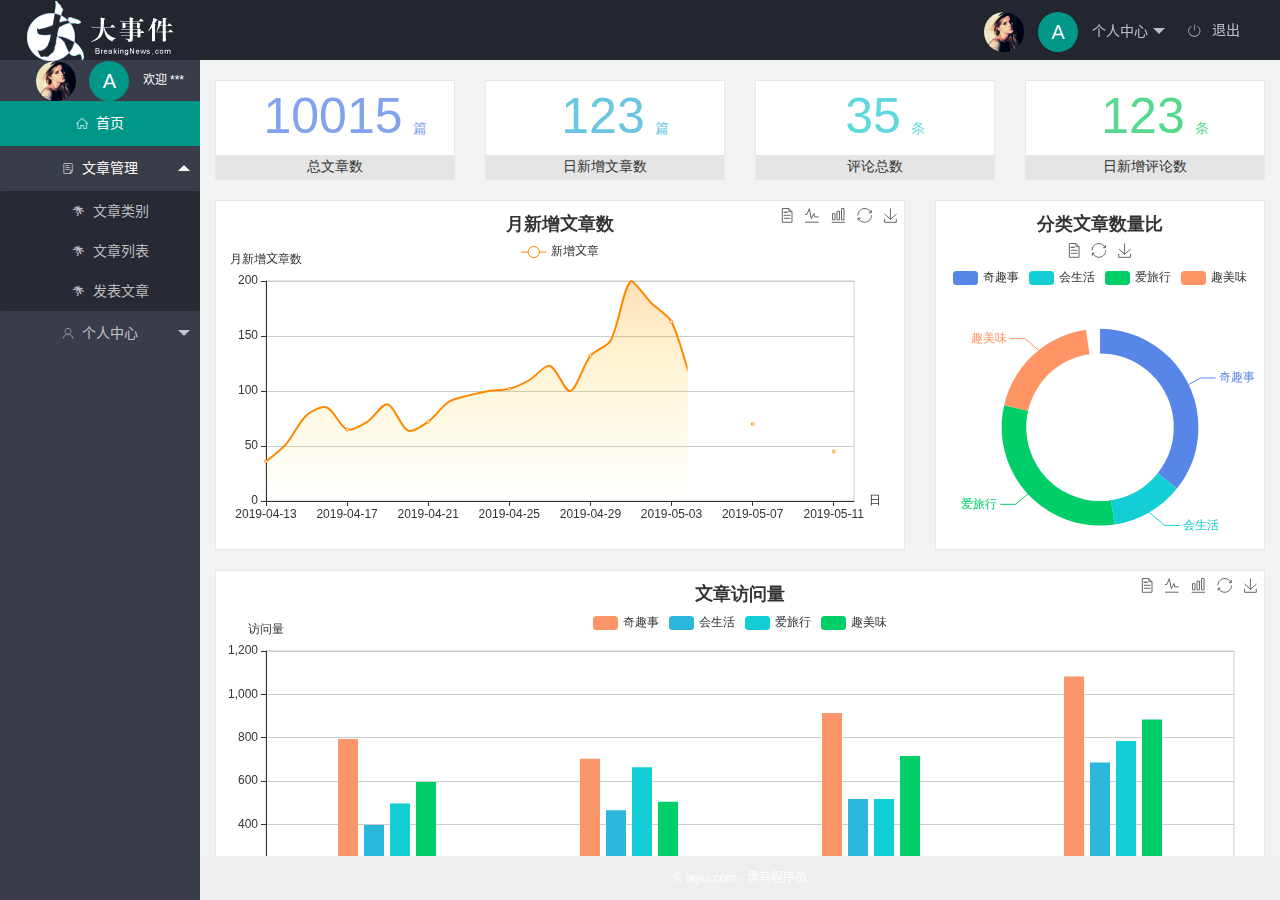
<file: index.html>
<!DOCTYPE html>
<html lang="zh-CN">

<head>
    <meta charset="UTF-8">
    <meta name="viewport" content="width=device-width, initial-scale=1.0">
    <title>Document</title>
    <link rel="stylesheet" href="./assets/lib/layui/css/layui.css">
    <link rel="stylesheet" href="./assets/fonts/iconfont.css">
    <link rel="stylesheet" href="./assets/css/index.css">
</head>

<body class="layui-layout-body">
    <div class="layui-layout layui-layout-admin">
        <div class="layui-header">
            <div class="layui-logo">
                <img src="./assets/images/logo.png" alt="">
            </div>
            <!-- 头部区域（可配合layui已有的水平导航） -->
            <ul class="layui-nav layui-layout-right">
                <li class="layui-nav-item">
                    <a href="javascript:;">
                        <img src="/assets/images/sample.jpg" class="layui-nav-img">
                        <span class="user-avatar">A</span>
                        个人中心
                    </a>
                    <dl class="layui-nav-child">
                        <dd><a href="">基本资料</a></dd>
                        <dd><a href="">设置头像</a></dd>
                        <dd><a href="">重置密码</a></dd>
                    </dl>
                </li>
                <li class="layui-nav-item"><a href="javascaaript:;" id="btnLogout">
                        <span class="iconfont icon-tuichu"></span>
                        退出</a></li>
            </ul>
        </div>

        <div class="layui-side layui-bg-black">
            <div class="layui-side-scroll">
                <div class="userinfo">
                    <img src="/assets/images/sample.jpg" class="layui-nav-img">
                    <span class="user-avatar">A</span>
                    <span class="welcome">欢迎 ***</span>
                    <!-- </div> -->
                    <!-- 左侧导航区域（可配合layui已有的垂直导航） -->
                    <ul class="layui-nav layui-nav-tree" lay-shrink="all">
                        <li class="layui-nav-item layui-this"><a href="/home/dashboard.html" target="fm">
                                <span class="iconfont icon-home"></span>首页</a></li>
                        <li class="layui-nav-item layui-nav-itemed">
                            <a class="" href="javascript:;">
                                <span class="iconfont icon-16"></span>文章管理</a>
                            <dl class="layui-nav-child">
                                <dd><a href="javascript:;"><i class="layui-icon layui-icon-tree"></i>文章类别</a></dd>
                                <dd><a href="javascript:;"><i class="layui-icon layui-icon-tree"></i>文章列表</a></dd>
                                <dd><a href="javascript:;"><i class="layui-icon layui-icon-tree"></i>发表文章
                                    </a></dd>
                            </dl>
                        </li>
                        <li class="layui-nav-item">
                            <a href="javascript:;">
                                <span class="iconfont icon-user"></span>个人中心</a>
                            <dl class="layui-nav-child">
                                <dd><a href="user/user_info.html" target="fm"><i
                                            class="layui-icon layui-icon-tree"></i>基本资料</a></dd>
                                <dd><a href="user/user_avatar.html" target="fm"><i
                                            class="layui-icon layui-icon-tree"></i>更新头像</a></dd>
                                <dd><a href="user/user_pwd.html" target="fm"><i
                                            class="layui-icon layui-icon-tree"></i>重置密码</a></dd>
                            </dl>
                        </li>
                    </ul>
                </div>
            </div>

            <div class="layui-body">
                <!-- 内容主体区域 -->
                <iframe name="fm" src="/home/dashboard.html" frameborder="0"></iframe>
            </div>

            <div class="layui-footer">
                <!-- 底部固定区域 -->
                © layui.com - 黑马程序员
            </div>
        </div>

        <script src="./assets/lib/layui/layui.all.js"></script>
        <script src="./assets/lib/jquery.js"></script>
        <script src="./assets/js/baseAPI.js"></script>
        <script src="./assets/js/index.js"></script>
</body>



</html>
</file>
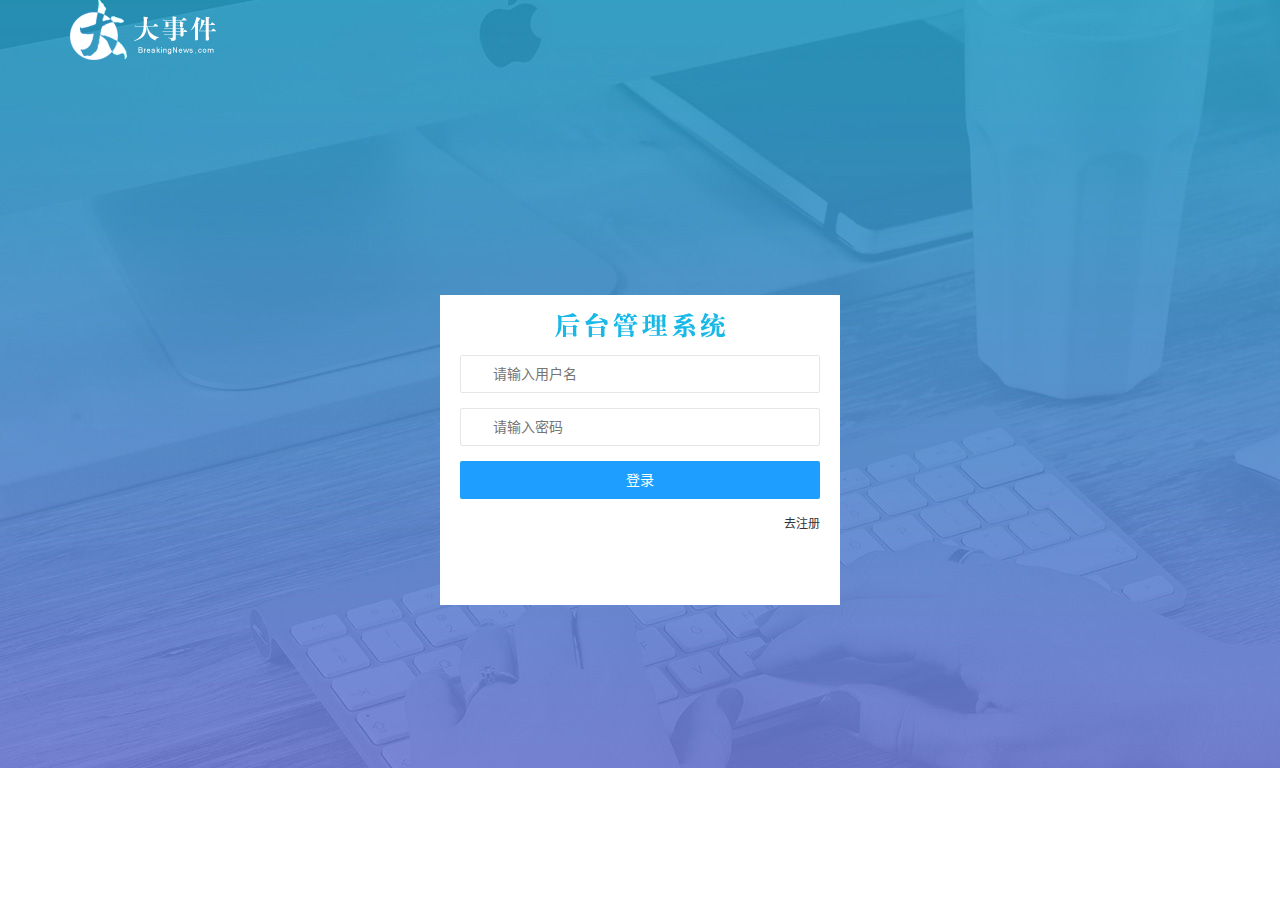
<file: login.html>
<!DOCTYPE html>
<html lang="zh-CN">

<head>
    <meta charset="UTF-8">
    <meta name="viewport" content="width=device-width, initial-scale=1.0">
    <title>Document</title>
    <!-- layui引入 -->
    <link rel="stylesheet" href="./assets/lib/layui/css/layui.css">
    <!-- 引入iconfont.css -->
    <link rel="stylesheet" href="./assets/fonts/iconfont.css">
    <!-- login样式引入 -->
    <link rel="stylesheet" href="./assets/css/login.css">
</head>

<body>
    <!-- 头部区域 -->
    <div class="layui-main"><img src="./assets/images/logo.png" alt=""></div>
    <!-- 登陆区域 -->
    <div class="loginAndRegBox">
        <div class="title"></div>
        <!-- 登录 -->
        <div class="login-box">
            <form class="layui-form" id="form-login">
                <div class="layui-form-item">
                    <i class="layui-icon layui-icon-username"></i>
                    <div class="layui-input-block"><input type="text" name="username" required lay-verify="required"
                            placeholder="请输入用户名" autocomplete="off" class="layui-input"></div>
                </div>
                <div class="layui-form-item">
                    <i class="layui-icon layui-icon-password"></i>
                    <div class="layui-input-block"><input type="password" name="password" required
                            lay-verify="required|pwd" placeholder="请输入密码" autocomplete="off" class="layui-input"></div>
                </div>
                <div class="layui-form-item">
                    <button class="layui-btn layui-btn-fluid layui-btn-normal" lay-submit>登录</button>
                </div>
                <div class="layui-form-item links"><a href="javascript:;" id="link-reg">去注册</a></div>
            </form>
        </div>
        <!-- 去注册 -->
        <div class="reg-box" style="display: none;">
            <form class="layui-form" id="form-reg">
                <div class="layui-form-item">
                    <i class="layui-icon layui-icon-username"></i>
                    <div class="layui-input-block"><input type="text" name="username" required lay-verify="required"
                            placeholder="请输入用户名" autocomplete="off" class="layui-input"></div>
                </div>
                <div class="layui-form-item">
                    <i class="layui-icon layui-icon-password"></i>
                    <div class="layui-input-block"><input type="password" name="password" required
                            lay-verify="required|pwd" placeholder="请输入密码" autocomplete="off" class="layui-input"></div>
                </div>
                <div class="layui-form-item">
                    <i class="layui-icon layui-icon-password"></i>
                    <div class="layui-input-block"><input type="password" name="repassword" required
                            lay-verify="required|pwd|repwd" placeholder="再次确认密码" autocomplete="off" class="layui-input">
                    </div>
                </div>
                <div class="layui-form-item">
                    <button class="layui-btn layui-btn-fluid layui-btn-normal" lay-submit>注册</button>
                </div>
                <div class="layui-form-item links"><a href="javascript:;" id="link-login">去登录</a></div>
            </form>
        </div>
    </div>
    <script src="./assets/lib/jquery.js"></script>
    <script src="./assets/lib/layui/layui.all.js"></script>
    <script src="./assets/js/baseAPI.js"></script>
    <script src="./assets/js/login.js"></script>
</body>

</html>
</file>
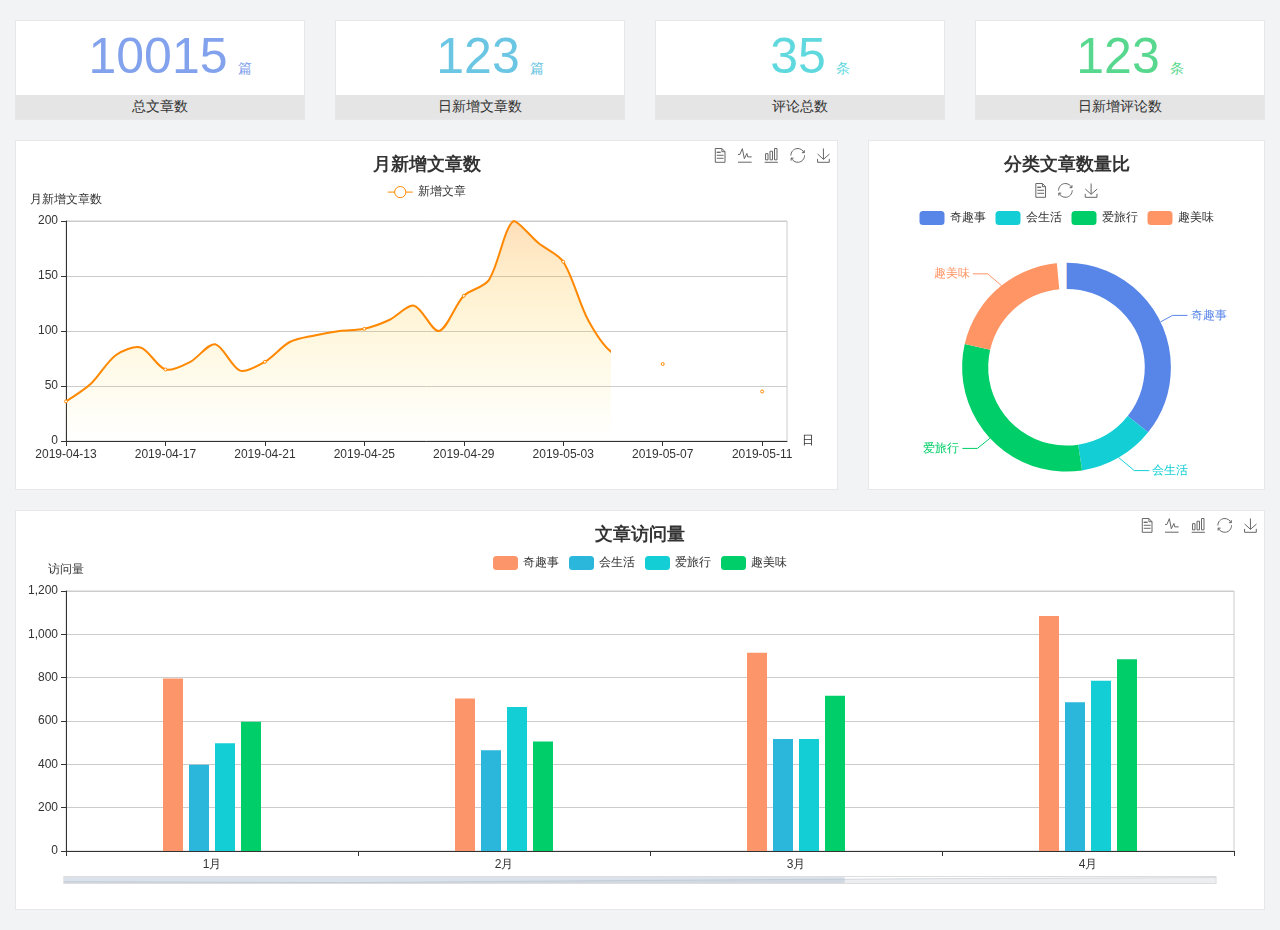
<file: home/dashboard.html>
<!DOCTYPE html>
<html lang="en">

<head>
  <meta charset="UTF-8">
  <meta name="viewport" content="width=device-width, initial-scale=1.0">
  <meta http-equiv="X-UA-Compatible" content="ie=edge">
  <title>图表统计</title>
  <link rel="stylesheet" href="../../assets/lib/bootstrap.css" />
  <link rel="stylesheet" href="../../assets/lib/main.css" />
  <script src="../../assets/lib/jquery.js"></script>
  <script type="text/javascript" src="../../assets/lib/echarts.min.js"></script>
</head>

<body>
  <div class="container-fluid">
    <div class="row spannel_list">
      <div class="col-sm-3 col-xs-6">
        <div class="spannel">
          <em>10015</em><span>篇</span>
          <b>总文章数</b>
        </div>
      </div>
      <div class="col-sm-3 col-xs-6">
        <div class="spannel scolor01">
          <em>123</em><span>篇</span>
          <b>日新增文章数</b>
        </div>
      </div>
      <div class="col-sm-3 col-xs-6">
        <div class="spannel scolor02">
          <em>35</em><span>条</span>
          <b>评论总数</b>
        </div>
      </div>
      <div class="col-sm-3 col-xs-6">
        <div class="spannel scolor03">
          <em>123</em><span>条</span>
          <b>日新增评论数</b>
        </div>
      </div>
    </div>
  </div>

  <div class="container-fluid">
    <div class="row curve-pie">
      <div class="col-lg-8 col-md-8">
        <div class="gragh_pannel" id="curve_show"></div>
      </div>
      <div class="col-lg-4 col-md-4">
        <div class="gragh_pannel" id="pie_show"></div>
      </div>
    </div>
  </div>

  <div class="container-fluid">
    <div class="column_pannel" id="column_show"></div>
  </div>

  <script>
    var oChart = echarts.init(document.getElementById('curve_show'));
    var aList_all = [
      { 'count': 36, 'date': '2019-04-13' },
      { 'count': 52, 'date': '2019-04-14' },
      { 'count': 78, 'date': '2019-04-15' },
      { 'count': 85, 'date': '2019-04-16' },
      { 'count': 65, 'date': '2019-04-17' },
      { 'count': 72, 'date': '2019-04-18' },
      { 'count': 88, 'date': '2019-04-19' },
      { 'count': 64, 'date': '2019-04-20' },
      { 'count': 72, 'date': '2019-04-21' },
      { 'count': 90, 'date': '2019-04-22' },
      { 'count': 96, 'date': '2019-04-23' },
      { 'count': 100, 'date': '2019-04-24' },
      { 'count': 102, 'date': '2019-04-25' },
      { 'count': 110, 'date': '2019-04-26' },
      { 'count': 123, 'date': '2019-04-27' },
      { 'count': 100, 'date': '2019-04-28' },
      { 'count': 132, 'date': '2019-04-29' },
      { 'count': 146, 'date': '2019-04-30' },
      { 'count': 200, 'date': '2019-05-01' },
      { 'count': 180, 'date': '2019-05-02' },
      { 'count': 163, 'date': '2019-05-03' },
      { 'count': 110, 'date': '2019-05-04' },
      { 'count': 80, 'date': '2019-05-05' },
      { 'count': 82, 'date': '2019-05-06' },
      { 'count': 70, 'date': '2019-05-07' },
      { 'count': 65, 'date': '2019-05-08' },
      { 'count': 54, 'date': '2019-05-09' },
      { 'count': 40, 'date': '2019-05-10' },
      { 'count': 45, 'date': '2019-05-11' },
      { 'count': 38, 'date': '2019-05-12' },
    ];

    let aCount = [];
    let aDate = [];

    for (var i = 0; i < aList_all.length; i++) {
      aCount.push(aList_all[i].count);
      aDate.push(aList_all[i].date);
    }

    var chartopt = {
      title: {
        text: '月新增文章数',
        left: 'center',
        top: '10'
      },
      tooltip: {
        trigger: 'axis'
      },
      legend: {
        data: ['新增文章'],
        top: '40'
      },
      toolbox: {
        show: true,
        feature: {
          mark: { show: true },
          dataView: { show: true, readOnly: false },
          magicType: { show: true, type: ['line', 'bar'] },
          restore: { show: true },
          saveAsImage: { show: true }
        }
      },
      calculable: true,
      xAxis: [
        {
          name: '日',
          type: 'category',
          boundaryGap: false,
          data: aDate
        }
      ],
      yAxis: [
        {
          name: '月新增文章数',
          type: 'value'
        }
      ],
      series: [
        {
          name: '新增文章',
          type: 'line',
          smooth: true,
          itemStyle: { normal: { areaStyle: { type: 'default' }, color: '#f80' }, lineStyle: { color: '#f80' } },
          data: aCount
        }],
      areaStyle: {
        normal: {
          color: new echarts.graphic.LinearGradient(0, 0, 0, 1, [{
            offset: 0,
            color: 'rgba(255,136,0,0.39)'
          }, {
            offset: .34,
            color: 'rgba(255,180,0,0.25)'
          }, {
            offset: 1,
            color: 'rgba(255,222,0,0.00)'
          }])

        }
      },
      grid: {
        show: true,
        x: 50,
        x2: 50,
        y: 80,
        height: 220
      }
    };

    oChart.setOption(chartopt);


    var oPie = echarts.init(document.getElementById('pie_show'));
    var oPieopt =
    {
      title: {
        top: 10,
        text: '分类文章数量比',
        x: 'center'
      },
      tooltip: {
        trigger: 'item',
        formatter: "{a} <br/>{b} : {c} ({d}%)"
      },
      color: ['#5885e8', '#13cfd5', '#00ce68', '#ff9565'],
      legend: {
        x: 'center',
        top: 65,
        data: ['奇趣事', '会生活', '爱旅行', '趣美味']
      },
      toolbox: {
        show: true,
        x: 'center',
        top: 35,
        feature: {
          mark: { show: true },
          dataView: { show: true, readOnly: false },
          magicType: {
            show: true,
            type: ['pie', 'funnel'],
            option: {
              funnel: {
                x: '25%',
                width: '50%',
                funnelAlign: 'left',
                max: 1548
              }
            }
          },
          restore: { show: true },
          saveAsImage: { show: true }
        }
      },
      calculable: true,
      series: [
        {
          name: '访问来源',
          type: 'pie',
          radius: ['45%', '60%'],
          center: ['50%', '65%'],
          data: [
            { value: 300, name: '奇趣事' },
            { value: 100, name: '会生活' },
            { value: 260, name: '爱旅行' },
            { value: 180, name: '趣美味' }
          ]
        }
      ]
    };
    oPie.setOption(oPieopt);



    var oColumn = this.echarts.init(document.getElementById('column_show'));
    var oColumnopt =
    {
      title: {
        text: '文章访问量',
        left: 'center',
        top: '10'
      },
      tooltip: {
        trigger: 'axis'
      },
      legend: {
        data: ['奇趣事', '会生活', '爱旅行', '趣美味'],
        top: '40'
      },
      toolbox: {
        show: true,
        feature: {
          mark: { show: true },
          dataView: { show: true, readOnly: false },
          magicType: { show: true, type: ['line', 'bar'] },
          restore: { show: true },
          saveAsImage: { show: true }
        }
      },
      calculable: true,
      xAxis: [
        {
          type: 'category',
          data: ['1月', '2月', '3月', '4月', '5月']
        }
      ],
      yAxis: [
        {
          name: '访问量',
          type: 'value'
        }
      ],
      series: [
        {
          name: '奇趣事',
          type: 'bar',
          barWidth: 20,
          itemStyle: {
            normal: { areaStyle: { type: 'default' }, color: '#fd956a' }
          },
          data: [800, 708, 920, 1090, 1200]
        },
        {
          name: '会生活',
          type: 'bar',
          barWidth: 20,
          itemStyle: {
            normal: { areaStyle: { type: 'default' }, color: '#2bb6db' }
          },
          data: [400, 468, 520, 690, 800]
        },
        {
          name: '爱旅行',
          type: 'bar',
          barWidth: 20,
          itemStyle: {
            normal: { areaStyle: { type: 'default' }, color: '#13cfd5' }
          },
          data: [500, 668, 520, 790, 900]
        },
        {
          name: '趣美味',
          type: 'bar',
          barWidth: 20,
          itemStyle: {
            normal: { areaStyle: { type: 'default' }, color: '#00ce68' }
          },
          data: [600, 508, 720, 890, 1000]
        }
      ],
      grid: {
        show: true,
        x: 50,
        x2: 30,
        y: 80,
        height: 260
      },
      dataZoom: [//给x轴设置滚动条
        {
          start: 0,//默认为0
          end: 100 - 1000 / 31,//默认为100
          type: 'slider',
          show: true,
          xAxisIndex: [0],
          handleSize: 0,//滑动条的 左右2个滑动条的大小
          height: 8,//组件高度
          left: 45, //左边的距离
          right: 50,//右边的距离
          bottom: 26,//右边的距离
          handleColor: '#ddd',//h滑动图标的颜色
          handleStyle: {
            borderColor: "#cacaca",
            borderWidth: "1",
            shadowBlur: 2,
            background: "#ddd",
            shadowColor: "#ddd",
          }
        }]
    };
    oColumn.setOption(oColumnopt);
  </script>
</body>

</html>
</file>
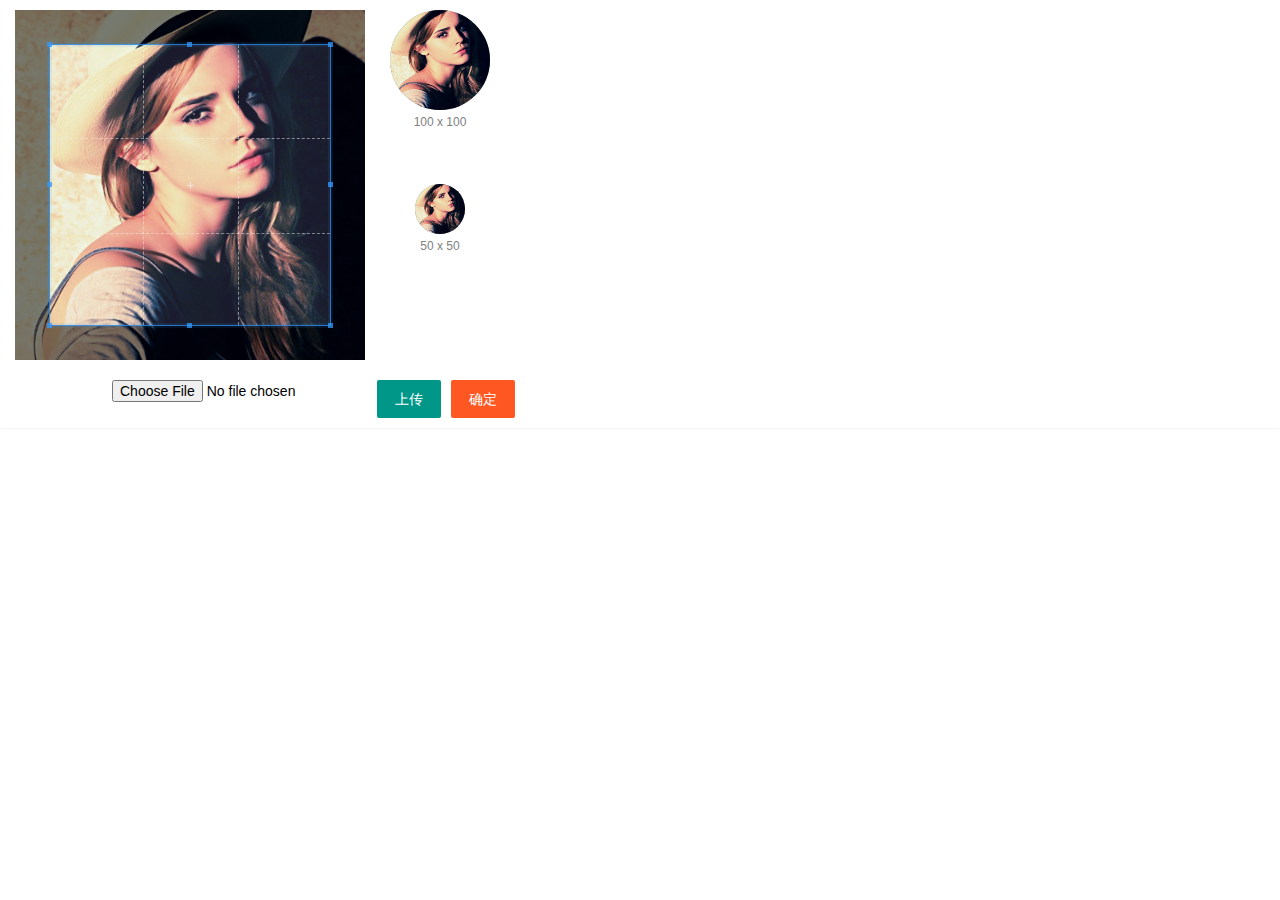
<file: user/user_avatar.html>
<!DOCTYPE html>
<html>

<head>
    <meta charset="utf-8">
    <meta name="viewport" content="width=device-width, initial-scale=1, maximum-scale=1">
    <title></title>
    <link rel="stylesheet" href="/assets/lib/layui/css/layui.css">
    <link rel="stylesheet" href="/assets/lib/cropper/cropper.css">
    <link rel="stylesheet" href="/assets/css/user/user_avatar.css">
</head>

<body>

    <div class="layui-card">
        <div class="layui-card-body">
            <!-- 第一行的图片裁剪和预览区域 -->
            <div class="row1">
                <!-- 图片裁剪区域 -->
                <div class="cropper-box">
                    <!-- 这个 img 标签很重要，将来会把它初始化为裁剪区域 -->
                    <img id="image" src="/assets/images/sample.jpg" />
                </div>
                <!-- 图片的预览区域 -->
                <div class="preview-box">
                    <div>
                        <!-- 宽高为 100px 的预览区域 -->
                        <div class="img-preview w100"></div>
                        <p class="size">100 x 100</p>
                    </div>
                    <div>
                        <!-- 宽高为 50px 的预览区域 -->
                        <div class="img-preview w50"></div>
                        <p class="size">50 x 50</p>
                    </div>
                </div>
            </div>

            <!-- 第二行的按钮区域 -->
            <div class="row2">
                <input type="file" name="" id="file" accept="image/png,image/jpeg">
                <button type="button" id="btnChooseImage" class="layui-btn">上传</button>
                <button type="button" id="btnUpperload" class="layui-btn layui-btn-danger">确定</button>
            </div>
        </div>
    </div>
    <script src="/assets/lib/layui/layui.all.js"></script>
    <script src="/assets/lib/jquery.js"></script>
    <script src="/assets/lib/cropper/Cropper.js"></script>
    <script src="/assets/lib/cropper/jquery-cropper.js"></script>
    <script src="/assets/js/baseAPI.js"></script>
    <script src="/assets/js/user/user_avatar.js"></script>
</body>

</html>
</file>
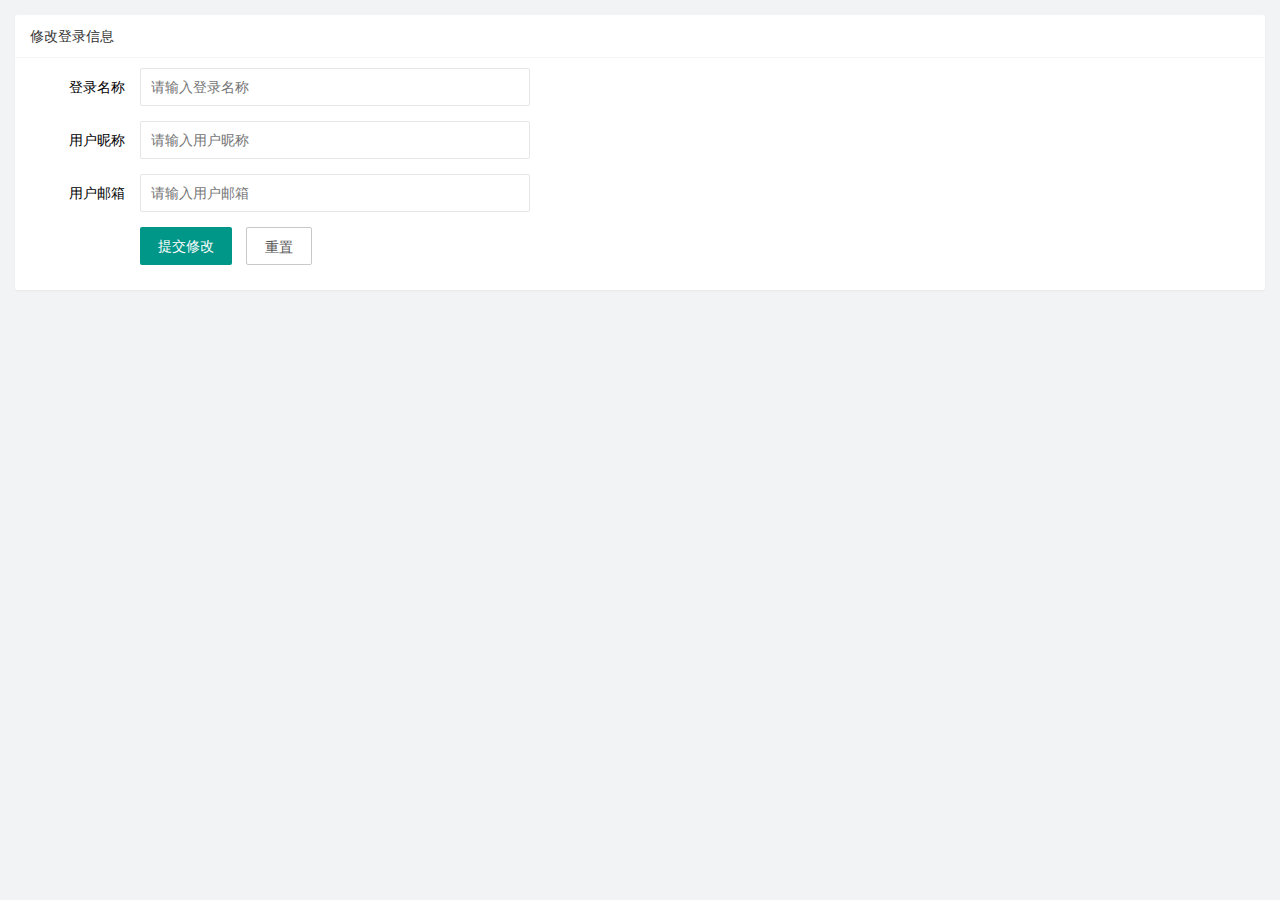
<file: user/user_info.html>
<!DOCTYPE html>
<html>

<head>
    <meta charset="utf-8">
    <meta name="viewport" content="width=device-width, initial-scale=1, maximum-scale=1">
    <title></title>
    <link rel="stylesheet" href="/assets/lib/layui/css/layui.css">
    <link rel="stylesheet" href="/assets/css/user/user_info.css">
</head>

<body>
    <div class="layui-card">
        <div class="layui-card-header">修改登录信息</div>

        <div class="layui-card-body">
            <form class="layui-form" lay-filter="formUserInfo">
                <input type="hidden" name="id">
                <div class="layui-form-item">
                    <label class="layui-form-label">登录名称</label>
                    <div class="layui-input-block">
                        <input type="text" name="username" required lay-verify="required" placeholder="请输入登录名称"
                            autocomplete="off" class="layui-input">
                    </div>
                </div>
                <div class="layui-form-item">
                    <label class="layui-form-label">用户昵称</label>
                    <div class="layui-input-block">
                        <input type="text" name="nickname" required lay-verify="required|nickname" placeholder="请输入用户昵称"
                            autocomplete="off" class="layui-input">
                    </div>
                </div>
                <div class="layui-form-item">
                    <label class="layui-form-label">用户邮箱</label>
                    <div class="layui-input-block">
                        <input type="text" name="email" required lay-verify="required|email" placeholder="请输入用户邮箱"
                            autocomplete="off" class="layui-input">
                    </div>
                </div>
                <div class="layui-form-item">
                    <div class="layui-input-block">
                        <button class="layui-btn" lay-submit lay-filter="formDemo">提交修改</button>
                        <button id="btnReset" type="reset" class="layui-btn layui-btn-primary">重置</button>
                    </div>
                </div>
            </form>

        </div>

    </div>

    <script src="/assets/lib/layui/layui.all.js"></script>
    <script src="/assets/lib/jquery.js"></script>
    <script src="/assets/js/baseAPI.js"></script>
    <script src="/assets/js/user/user_info.js"></script>
</body>

</html>
</file>
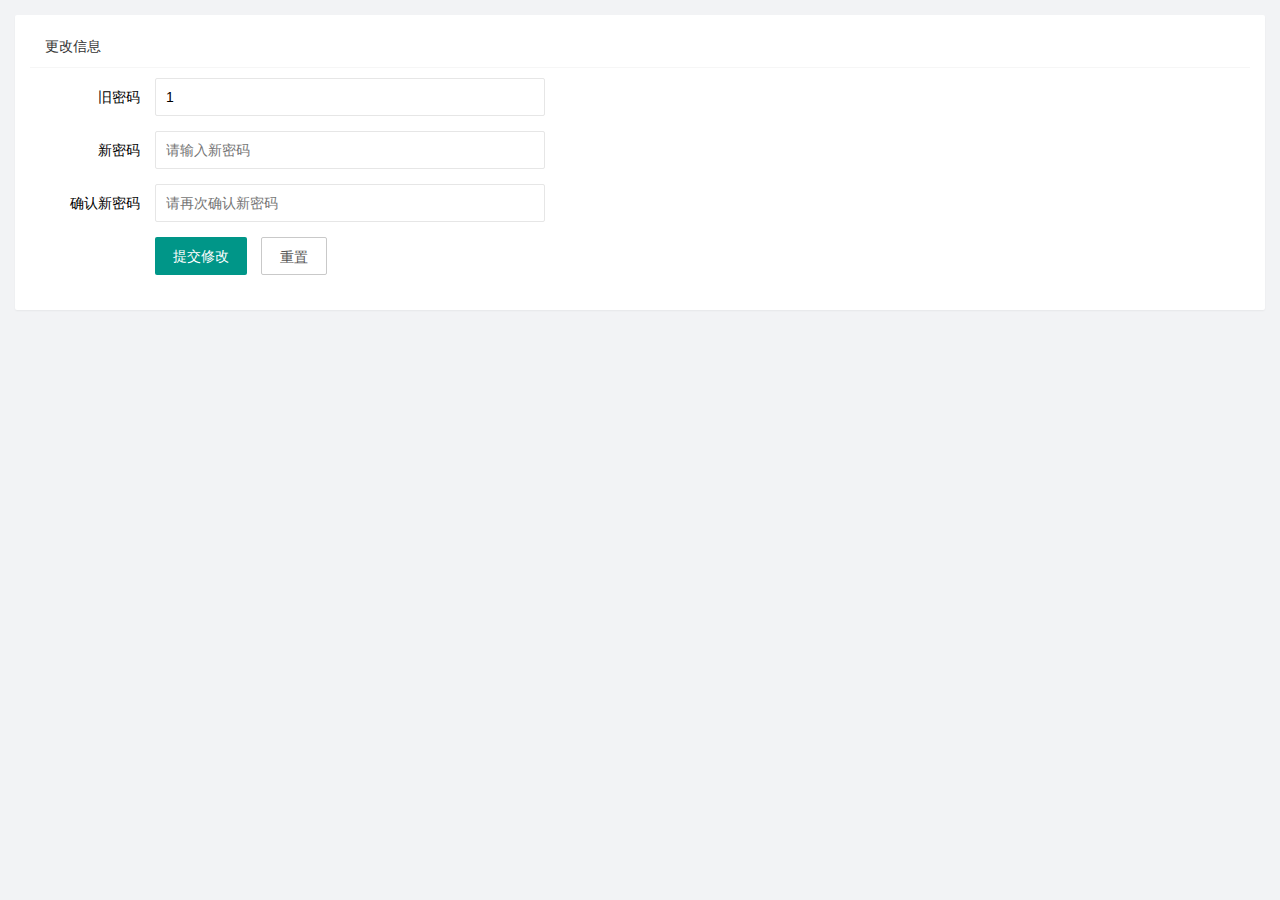
<file: user/user_pwd.html>
<!DOCTYPE html>
<html>

<head>
    <meta charset="utf-8">
    <meta name="viewport" content="width=device-width, initial-scale=1, maximum-scale=1">
    <title></title>
    <link rel="stylesheet" href="/assets/lib/layui/css/layui.css">
    <link rel="stylesheet" href="/assets/css/user/user_pwd.css">
</head>

<body>

    <div class="layui-card">
        <div class="layui-card-body">

            <div class="layui-card-header">更改信息</div>
            <div class="layui-card-body">
                <form class="layui-form" lay-filter="formUserInfo">
                    <input type="hidden" name="id">
                    <div class="layui-form-item">
                        <label class="layui-form-label">旧密码</label>
                        <div class="layui-input-block">
                            <input value="1" type="text" name="oldPwd" required lay-verify="required|pwd"
                                placeholder="请输入旧密码" autocomplete="off" class="layui-input">
                        </div>
                    </div>
                    <div class="layui-form-item">
                        <label class="layui-form-label">新密码</label>
                        <div class="layui-input-block">
                            <input type="text" name="newPwd" required lay-verify="required|pwd|samePwd"
                                placeholder="请输入新密码" autocomplete="off" class="layui-input">
                        </div>
                    </div>
                    <div class="layui-form-item">
                        <label class="layui-form-label">确认新密码</label>
                        <div class="layui-input-block">
                            <input type="text" name="rePwd" required lay-verify="required|pwd|rePwd"
                                placeholder="请再次确认新密码" autocomplete="off" class="layui-input">
                        </div>
                    </div>
                    <div class="layui-form-item">
                        <div class="layui-input-block">
                            <button class="layui-btn" lay-submit lay-filter="formDemo">提交修改</button>
                            <button id="btnReset" type="reset" class="layui-btn layui-btn-primary">重置</button>
                        </div>
                    </div>
                </form>
            </div>
        </div>
    </div>
    <script src="/assets/lib/layui/layui.all.js"></script>
    <script src="/assets/lib/jquery.js"></script>
    <script src="/assets/js/baseAPI.js"></script>
    <script src="/assets/js/user/user_pwd.js"></script>
</body>

</html>
</file>
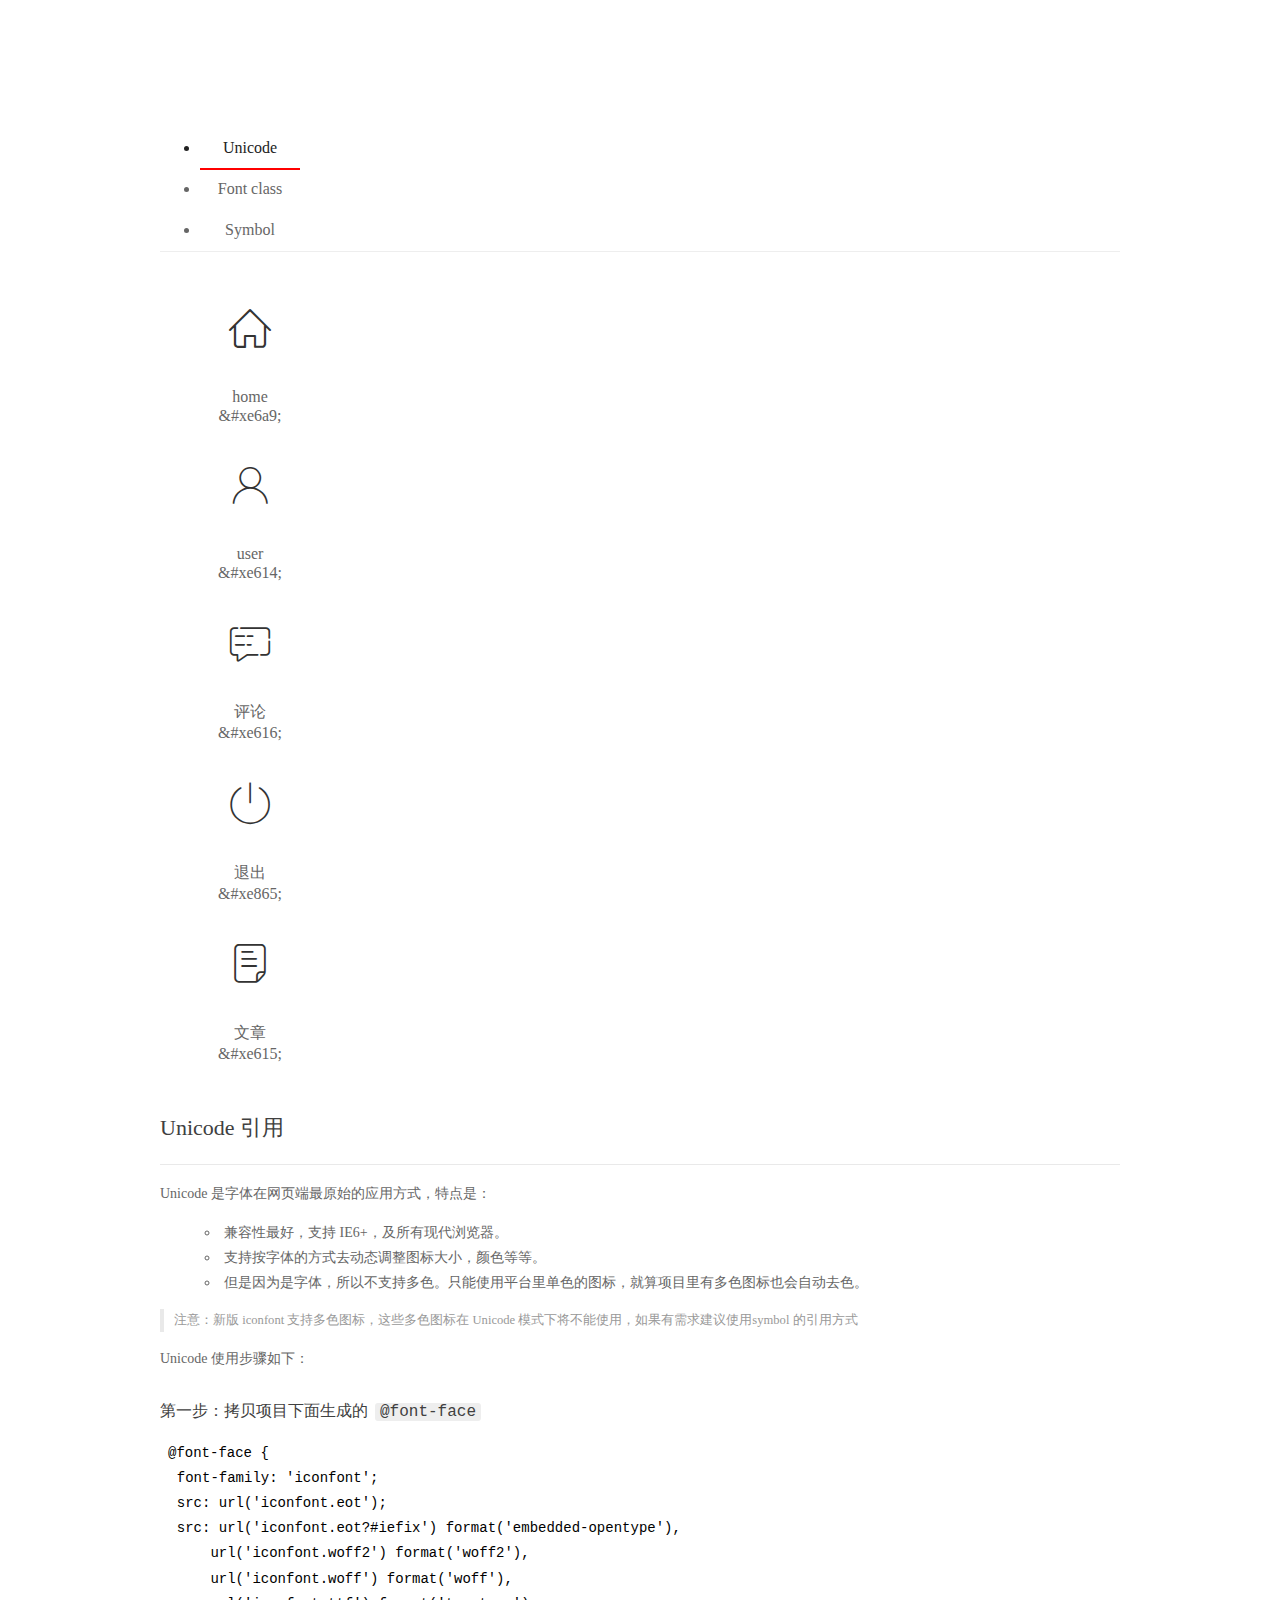
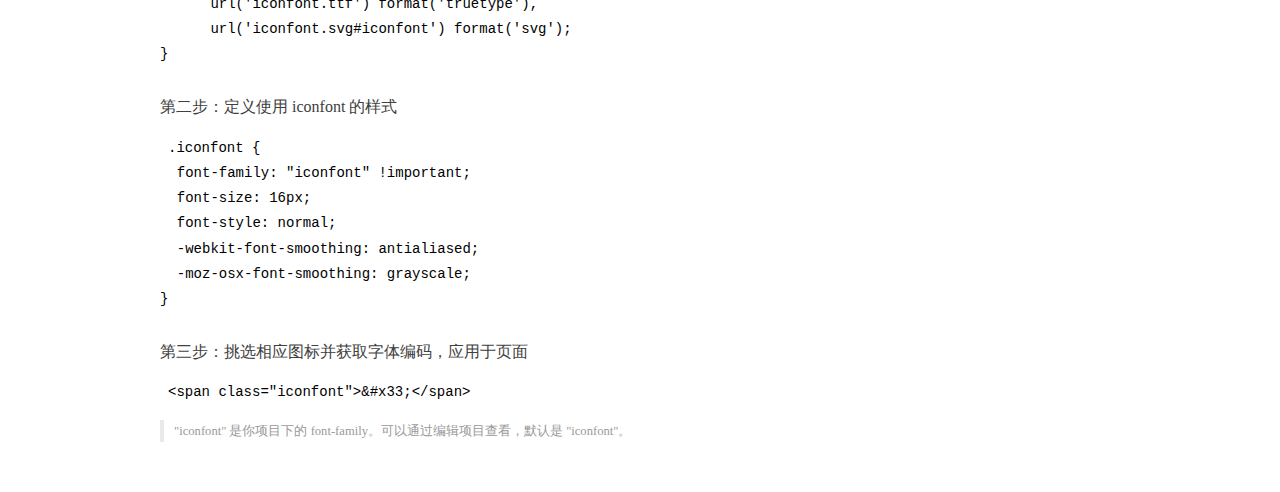
<file: assets/fonts/demo_index.html>
<!DOCTYPE html>
<html>
<head>
  <meta charset="utf-8"/>
  <title>IconFont Demo</title>
  <link rel="shortcut icon" href="https://gtms04.alicdn.com/tps/i4/TB1_oz6GVXXXXaFXpXXJDFnIXXX-64-64.ico" type="image/x-icon"/>
  <link rel="stylesheet" href="https://g.alicdn.com/thx/cube/1.3.2/cube.min.css">
  <link rel="stylesheet" href="demo.css">
  <link rel="stylesheet" href="iconfont.css">
  <script src="iconfont.js"></script>
  <!-- jQuery -->
  <script src="https://a1.alicdn.com/oss/uploads/2018/12/26/7bfddb60-08e8-11e9-9b04-53e73bb6408b.js"></script>
  <!-- 代码高亮 -->
  <script src="https://a1.alicdn.com/oss/uploads/2018/12/26/a3f714d0-08e6-11e9-8a15-ebf944d7534c.js"></script>
</head>
<body>
  <div class="main">
    <h1 class="logo"><a href="https://www.iconfont.cn/" title="iconfont 首页" target="_blank">&#xe86b;</a></h1>
    <div class="nav-tabs">
      <ul id="tabs" class="dib-box">
        <li class="dib active"><span>Unicode</span></li>
        <li class="dib"><span>Font class</span></li>
        <li class="dib"><span>Symbol</span></li>
      </ul>
      
    </div>
    <div class="tab-container">
      <div class="content unicode" style="display: block;">
          <ul class="icon_lists dib-box">
          
            <li class="dib">
              <span class="icon iconfont">&#xe6a9;</span>
                <div class="name">home</div>
                <div class="code-name">&amp;#xe6a9;</div>
              </li>
          
            <li class="dib">
              <span class="icon iconfont">&#xe614;</span>
                <div class="name">user</div>
                <div class="code-name">&amp;#xe614;</div>
              </li>
          
            <li class="dib">
              <span class="icon iconfont">&#xe616;</span>
                <div class="name">评论</div>
                <div class="code-name">&amp;#xe616;</div>
              </li>
          
            <li class="dib">
              <span class="icon iconfont">&#xe865;</span>
                <div class="name">退出</div>
                <div class="code-name">&amp;#xe865;</div>
              </li>
          
            <li class="dib">
              <span class="icon iconfont">&#xe615;</span>
                <div class="name">文章</div>
                <div class="code-name">&amp;#xe615;</div>
              </li>
          
          </ul>
          <div class="article markdown">
          <h2 id="unicode-">Unicode 引用</h2>
          <hr>

          <p>Unicode 是字体在网页端最原始的应用方式，特点是：</p>
          <ul>
            <li>兼容性最好，支持 IE6+，及所有现代浏览器。</li>
            <li>支持按字体的方式去动态调整图标大小，颜色等等。</li>
            <li>但是因为是字体，所以不支持多色。只能使用平台里单色的图标，就算项目里有多色图标也会自动去色。</li>
          </ul>
          <blockquote>
            <p>注意：新版 iconfont 支持多色图标，这些多色图标在 Unicode 模式下将不能使用，如果有需求建议使用symbol 的引用方式</p>
          </blockquote>
          <p>Unicode 使用步骤如下：</p>
          <h3 id="-font-face">第一步：拷贝项目下面生成的 <code>@font-face</code></h3>
<pre><code class="language-css"
>@font-face {
  font-family: 'iconfont';
  src: url('iconfont.eot');
  src: url('iconfont.eot?#iefix') format('embedded-opentype'),
      url('iconfont.woff2') format('woff2'),
      url('iconfont.woff') format('woff'),
      url('iconfont.ttf') format('truetype'),
      url('iconfont.svg#iconfont') format('svg');
}
</code></pre>
          <h3 id="-iconfont-">第二步：定义使用 iconfont 的样式</h3>
<pre><code class="language-css"
>.iconfont {
  font-family: "iconfont" !important;
  font-size: 16px;
  font-style: normal;
  -webkit-font-smoothing: antialiased;
  -moz-osx-font-smoothing: grayscale;
}
</code></pre>
          <h3 id="-">第三步：挑选相应图标并获取字体编码，应用于页面</h3>
<pre>
<code class="language-html"
>&lt;span class="iconfont"&gt;&amp;#x33;&lt;/span&gt;
</code></pre>
          <blockquote>
            <p>"iconfont" 是你项目下的 font-family。可以通过编辑项目查看，默认是 "iconfont"。</p>
          </blockquote>
          </div>
      </div>
      <div class="content font-class">
        <ul class="icon_lists dib-box">
          
          <li class="dib">
            <span class="icon iconfont icon-home"></span>
            <div class="name">
              home
            </div>
            <div class="code-name">.icon-home
            </div>
          </li>
          
          <li class="dib">
            <span class="icon iconfont icon-user"></span>
            <div class="name">
              user
            </div>
            <div class="code-name">.icon-user
            </div>
          </li>
          
          <li class="dib">
            <span class="icon iconfont icon-pinglun"></span>
            <div class="name">
              评论
            </div>
            <div class="code-name">.icon-pinglun
            </div>
          </li>
          
          <li class="dib">
            <span class="icon iconfont icon-tuichu"></span>
            <div class="name">
              退出
            </div>
            <div class="code-name">.icon-tuichu
            </div>
          </li>
          
          <li class="dib">
            <span class="icon iconfont icon-16"></span>
            <div class="name">
              文章
            </div>
            <div class="code-name">.icon-16
            </div>
          </li>
          
        </ul>
        <div class="article markdown">
        <h2 id="font-class-">font-class 引用</h2>
        <hr>

        <p>font-class 是 Unicode 使用方式的一种变种，主要是解决 Unicode 书写不直观，语意不明确的问题。</p>
        <p>与 Unicode 使用方式相比，具有如下特点：</p>
        <ul>
          <li>兼容性良好，支持 IE8+，及所有现代浏览器。</li>
          <li>相比于 Unicode 语意明确，书写更直观。可以很容易分辨这个 icon 是什么。</li>
          <li>因为使用 class 来定义图标，所以当要替换图标时，只需要修改 class 里面的 Unicode 引用。</li>
          <li>不过因为本质上还是使用的字体，所以多色图标还是不支持的。</li>
        </ul>
        <p>使用步骤如下：</p>
        <h3 id="-fontclass-">第一步：引入项目下面生成的 fontclass 代码：</h3>
<pre><code class="language-html">&lt;link rel="stylesheet" href="./iconfont.css"&gt;
</code></pre>
        <h3 id="-">第二步：挑选相应图标并获取类名，应用于页面：</h3>
<pre><code class="language-html">&lt;span class="iconfont icon-xxx"&gt;&lt;/span&gt;
</code></pre>
        <blockquote>
          <p>"
            iconfont" 是你项目下的 font-family。可以通过编辑项目查看，默认是 "iconfont"。</p>
        </blockquote>
      </div>
      </div>
      <div class="content symbol">
          <ul class="icon_lists dib-box">
          
            <li class="dib">
                <svg class="icon svg-icon" aria-hidden="true">
                  <use xlink:href="#icon-home"></use>
                </svg>
                <div class="name">home</div>
                <div class="code-name">#icon-home</div>
            </li>
          
            <li class="dib">
                <svg class="icon svg-icon" aria-hidden="true">
                  <use xlink:href="#icon-user"></use>
                </svg>
                <div class="name">user</div>
                <div class="code-name">#icon-user</div>
            </li>
          
            <li class="dib">
                <svg class="icon svg-icon" aria-hidden="true">
                  <use xlink:href="#icon-pinglun"></use>
                </svg>
                <div class="name">评论</div>
                <div class="code-name">#icon-pinglun</div>
            </li>
          
            <li class="dib">
                <svg class="icon svg-icon" aria-hidden="true">
                  <use xlink:href="#icon-tuichu"></use>
                </svg>
                <div class="name">退出</div>
                <div class="code-name">#icon-tuichu</div>
            </li>
          
            <li class="dib">
                <svg class="icon svg-icon" aria-hidden="true">
                  <use xlink:href="#icon-16"></use>
                </svg>
                <div class="name">文章</div>
                <div class="code-name">#icon-16</div>
            </li>
          
          </ul>
          <div class="article markdown">
          <h2 id="symbol-">Symbol 引用</h2>
          <hr>

          <p>这是一种全新的使用方式，应该说这才是未来的主流，也是平台目前推荐的用法。相关介绍可以参考这篇<a href="">文章</a>
            这种用法其实是做了一个 SVG 的集合，与另外两种相比具有如下特点：</p>
          <ul>
            <li>支持多色图标了，不再受单色限制。</li>
            <li>通过一些技巧，支持像字体那样，通过 <code>font-size</code>, <code>color</code> 来调整样式。</li>
            <li>兼容性较差，支持 IE9+，及现代浏览器。</li>
            <li>浏览器渲染 SVG 的性能一般，还不如 png。</li>
          </ul>
          <p>使用步骤如下：</p>
          <h3 id="-symbol-">第一步：引入项目下面生成的 symbol 代码：</h3>
<pre><code class="language-html">&lt;script src="./iconfont.js"&gt;&lt;/script&gt;
</code></pre>
          <h3 id="-css-">第二步：加入通用 CSS 代码（引入一次就行）：</h3>
<pre><code class="language-html">&lt;style&gt;
.icon {
  width: 1em;
  height: 1em;
  vertical-align: -0.15em;
  fill: currentColor;
  overflow: hidden;
}
&lt;/style&gt;
</code></pre>
          <h3 id="-">第三步：挑选相应图标并获取类名，应用于页面：</h3>
<pre><code class="language-html">&lt;svg class="icon" aria-hidden="true"&gt;
  &lt;use xlink:href="#icon-xxx"&gt;&lt;/use&gt;
&lt;/svg&gt;
</code></pre>
          </div>
      </div>

    </div>
  </div>
  <script>
  $(document).ready(function () {
      $('.tab-container .content:first').show()

      $('#tabs li').click(function (e) {
        var tabContent = $('.tab-container .content')
        var index = $(this).index()

        if ($(this).hasClass('active')) {
          return
        } else {
          $('#tabs li').removeClass('active')
          $(this).addClass('active')

          tabContent.hide().eq(index).fadeIn()
        }
      })
    })
  </script>
</body>
</html>
</file>
<file: assets/lib/layui/css/layui.css>
/** layui-v2.5.5 MIT License By https://www.layui.com */
 .layui-inline,img{display:inline-block;vertical-align:middle}h1,h2,h3,h4,h5,h6{font-weight:400}.layui-edge,.layui-header,.layui-inline,.layui-main{position:relative}.layui-body,.layui-edge,.layui-elip{overflow:hidden}.layui-btn,.layui-edge,.layui-inline,img{vertical-align:middle}.layui-btn,.layui-disabled,.layui-icon,.layui-unselect{-moz-user-select:none;-webkit-user-select:none;-ms-user-select:none}.layui-elip,.layui-form-checkbox span,.layui-form-pane .layui-form-label{text-overflow:ellipsis;white-space:nowrap}.layui-breadcrumb,.layui-tree-btnGroup{visibility:hidden}blockquote,body,button,dd,div,dl,dt,form,h1,h2,h3,h4,h5,h6,input,li,ol,p,pre,td,textarea,th,ul{margin:0;padding:0;-webkit-tap-highlight-color:rgba(0,0,0,0)}a:active,a:hover{outline:0}img{border:none}li{list-style:none}table{border-collapse:collapse;border-spacing:0}h4,h5,h6{font-size:100%}button,input,optgroup,option,select,textarea{font-family:inherit;font-size:inherit;font-style:inherit;font-weight:inherit;outline:0}pre{white-space:pre-wrap;white-space:-moz-pre-wrap;white-space:-pre-wrap;white-space:-o-pre-wrap;word-wrap:break-word}body{line-height:24px;font:14px Helvetica Neue,Helvetica,PingFang SC,Tahoma,Arial,sans-serif}hr{height:1px;margin:10px 0;border:0;clear:both}a{color:#333;text-decoration:none}a:hover{color:#777}a cite{font-style:normal;*cursor:pointer}.layui-border-box,.layui-border-box *{box-sizing:border-box}.layui-box,.layui-box *{box-sizing:content-box}.layui-clear{clear:both;*zoom:1}.layui-clear:after{content:'\20';clear:both;*zoom:1;display:block;height:0}.layui-inline{*display:inline;*zoom:1}.layui-edge{display:inline-block;width:0;height:0;border-width:6px;border-style:dashed;border-color:transparent}.layui-edge-top{top:-4px;border-bottom-color:#999;border-bottom-style:solid}.layui-edge-right{border-left-color:#999;border-left-style:solid}.layui-edge-bottom{top:2px;border-top-color:#999;border-top-style:solid}.layui-edge-left{border-right-color:#999;border-right-style:solid}.layui-disabled,.layui-disabled:hover{color:#d2d2d2!important;cursor:not-allowed!important}.layui-circle{border-radius:100%}.layui-show{display:block!important}.layui-hide{display:none!important}@font-face{font-family:layui-icon;src:url(../font/iconfont.eot?v=250);src:url(../font/iconfont.eot?v=250#iefix) format('embedded-opentype'),url(../font/iconfont.woff2?v=250) format('woff2'),url(../font/iconfont.woff?v=250) format('woff'),url(../font/iconfont.ttf?v=250) format('truetype'),url(../font/iconfont.svg?v=250#layui-icon) format('svg')}.layui-icon{font-family:layui-icon!important;font-size:16px;font-style:normal;-webkit-font-smoothing:antialiased;-moz-osx-font-smoothing:grayscale}.layui-icon-reply-fill:before{content:"\e611"}.layui-icon-set-fill:before{content:"\e614"}.layui-icon-menu-fill:before{content:"\e60f"}.layui-icon-search:before{content:"\e615"}.layui-icon-share:before{content:"\e641"}.layui-icon-set-sm:before{content:"\e620"}.layui-icon-engine:before{content:"\e628"}.layui-icon-close:before{content:"\1006"}.layui-icon-close-fill:before{content:"\1007"}.layui-icon-chart-screen:before{content:"\e629"}.layui-icon-star:before{content:"\e600"}.layui-icon-circle-dot:before{content:"\e617"}.layui-icon-chat:before{content:"\e606"}.layui-icon-release:before{content:"\e609"}.layui-icon-list:before{content:"\e60a"}.layui-icon-chart:before{content:"\e62c"}.layui-icon-ok-circle:before{content:"\1005"}.layui-icon-layim-theme:before{content:"\e61b"}.layui-icon-table:before{content:"\e62d"}.layui-icon-right:before{content:"\e602"}.layui-icon-left:before{content:"\e603"}.layui-icon-cart-simple:before{content:"\e698"}.layui-icon-face-cry:before{content:"\e69c"}.layui-icon-face-smile:before{content:"\e6af"}.layui-icon-survey:before{content:"\e6b2"}.layui-icon-tree:before{content:"\e62e"}.layui-icon-upload-circle:before{content:"\e62f"}.layui-icon-add-circle:before{content:"\e61f"}.layui-icon-download-circle:before{content:"\e601"}.layui-icon-templeate-1:before{content:"\e630"}.layui-icon-util:before{content:"\e631"}.layui-icon-face-surprised:before{content:"\e664"}.layui-icon-edit:before{content:"\e642"}.layui-icon-speaker:before{content:"\e645"}.layui-icon-down:before{content:"\e61a"}.layui-icon-file:before{content:"\e621"}.layui-icon-layouts:before{content:"\e632"}.layui-icon-rate-half:before{content:"\e6c9"}.layui-icon-add-circle-fine:before{content:"\e608"}.layui-icon-prev-circle:before{content:"\e633"}.layui-icon-read:before{content:"\e705"}.layui-icon-404:before{content:"\e61c"}.layui-icon-carousel:before{content:"\e634"}.layui-icon-help:before{content:"\e607"}.layui-icon-code-circle:before{content:"\e635"}.layui-icon-water:before{content:"\e636"}.layui-icon-username:before{content:"\e66f"}.layui-icon-find-fill:before{content:"\e670"}.layui-icon-about:before{content:"\e60b"}.layui-icon-location:before{content:"\e715"}.layui-icon-up:before{content:"\e619"}.layui-icon-pause:before{content:"\e651"}.layui-icon-date:before{content:"\e637"}.layui-icon-layim-uploadfile:before{content:"\e61d"}.layui-icon-delete:before{content:"\e640"}.layui-icon-play:before{content:"\e652"}.layui-icon-top:before{content:"\e604"}.layui-icon-friends:before{content:"\e612"}.layui-icon-refresh-3:before{content:"\e9aa"}.layui-icon-ok:before{content:"\e605"}.layui-icon-layer:before{content:"\e638"}.layui-icon-face-smile-fine:before{content:"\e60c"}.layui-icon-dollar:before{content:"\e659"}.layui-icon-group:before{content:"\e613"}.layui-icon-layim-download:before{content:"\e61e"}.layui-icon-picture-fine:before{content:"\e60d"}.layui-icon-link:before{content:"\e64c"}.layui-icon-diamond:before{content:"\e735"}.layui-icon-log:before{content:"\e60e"}.layui-icon-rate-solid:before{content:"\e67a"}.layui-icon-fonts-del:before{content:"\e64f"}.layui-icon-unlink:before{content:"\e64d"}.layui-icon-fonts-clear:before{content:"\e639"}.layui-icon-triangle-r:before{content:"\e623"}.layui-icon-circle:before{content:"\e63f"}.layui-icon-radio:before{content:"\e643"}.layui-icon-align-center:before{content:"\e647"}.layui-icon-align-right:before{content:"\e648"}.layui-icon-align-left:before{content:"\e649"}.layui-icon-loading-1:before{content:"\e63e"}.layui-icon-return:before{content:"\e65c"}.layui-icon-fonts-strong:before{content:"\e62b"}.layui-icon-upload:before{content:"\e67c"}.layui-icon-dialogue:before{content:"\e63a"}.layui-icon-video:before{content:"\e6ed"}.layui-icon-headset:before{content:"\e6fc"}.layui-icon-cellphone-fine:before{content:"\e63b"}.layui-icon-add-1:before{content:"\e654"}.layui-icon-face-smile-b:before{content:"\e650"}.layui-icon-fonts-html:before{content:"\e64b"}.layui-icon-form:before{content:"\e63c"}.layui-icon-cart:before{content:"\e657"}.layui-icon-camera-fill:before{content:"\e65d"}.layui-icon-tabs:before{content:"\e62a"}.layui-icon-fonts-code:before{content:"\e64e"}.layui-icon-fire:before{content:"\e756"}.layui-icon-set:before{content:"\e716"}.layui-icon-fonts-u:before{content:"\e646"}.layui-icon-triangle-d:before{content:"\e625"}.layui-icon-tips:before{content:"\e702"}.layui-icon-picture:before{content:"\e64a"}.layui-icon-more-vertical:before{content:"\e671"}.layui-icon-flag:before{content:"\e66c"}.layui-icon-loading:before{content:"\e63d"}.layui-icon-fonts-i:before{content:"\e644"}.layui-icon-refresh-1:before{content:"\e666"}.layui-icon-rmb:before{content:"\e65e"}.layui-icon-home:before{content:"\e68e"}.layui-icon-user:before{content:"\e770"}.layui-icon-notice:before{content:"\e667"}.layui-icon-login-weibo:before{content:"\e675"}.layui-icon-voice:before{content:"\e688"}.layui-icon-upload-drag:before{content:"\e681"}.layui-icon-login-qq:before{content:"\e676"}.layui-icon-snowflake:before{content:"\e6b1"}.layui-icon-file-b:before{content:"\e655"}.layui-icon-template:before{content:"\e663"}.layui-icon-auz:before{content:"\e672"}.layui-icon-console:before{content:"\e665"}.layui-icon-app:before{content:"\e653"}.layui-icon-prev:before{content:"\e65a"}.layui-icon-website:before{content:"\e7ae"}.layui-icon-next:before{content:"\e65b"}.layui-icon-component:before{content:"\e857"}.layui-icon-more:before{content:"\e65f"}.layui-icon-login-wechat:before{content:"\e677"}.layui-icon-shrink-right:before{content:"\e668"}.layui-icon-spread-left:before{content:"\e66b"}.layui-icon-camera:before{content:"\e660"}.layui-icon-note:before{content:"\e66e"}.layui-icon-refresh:before{content:"\e669"}.layui-icon-female:before{content:"\e661"}.layui-icon-male:before{content:"\e662"}.layui-icon-password:before{content:"\e673"}.layui-icon-senior:before{content:"\e674"}.layui-icon-theme:before{content:"\e66a"}.layui-icon-tread:before{content:"\e6c5"}.layui-icon-praise:before{content:"\e6c6"}.layui-icon-star-fill:before{content:"\e658"}.layui-icon-rate:before{content:"\e67b"}.layui-icon-template-1:before{content:"\e656"}.layui-icon-vercode:before{content:"\e679"}.layui-icon-cellphone:before{content:"\e678"}.layui-icon-screen-full:before{content:"\e622"}.layui-icon-screen-restore:before{content:"\e758"}.layui-icon-cols:before{content:"\e610"}.layui-icon-export:before{content:"\e67d"}.layui-icon-print:before{content:"\e66d"}.layui-icon-slider:before{content:"\e714"}.layui-icon-addition:before{content:"\e624"}.layui-icon-subtraction:before{content:"\e67e"}.layui-icon-service:before{content:"\e626"}.layui-icon-transfer:before{content:"\e691"}.layui-main{width:1140px;margin:0 auto}.layui-header{z-index:1000;height:60px}.layui-header a:hover{transition:all .5s;-webkit-transition:all .5s}.layui-side{position:fixed;left:0;top:0;bottom:0;z-index:999;width:200px;overflow-x:hidden}.layui-side-scroll{position:relative;width:220px;height:100%;overflow-x:hidden}.layui-body{position:absolute;left:200px;right:0;top:0;bottom:0;z-index:998;width:auto;overflow-y:auto;box-sizing:border-box}.layui-layout-body{overflow:hidden}.layui-layout-admin .layui-header{background-color:#23262E}.layui-layout-admin .layui-side{top:60px;width:200px;overflow-x:hidden}.layui-layout-admin .layui-body{position:fixed;top:60px;bottom:44px}.layui-layout-admin .layui-main{width:auto;margin:0 15px}.layui-layout-admin .layui-footer{position:fixed;left:200px;right:0;bottom:0;height:44px;line-height:44px;padding:0 15px;background-color:#eee}.layui-layout-admin .layui-logo{position:absolute;left:0;top:0;width:200px;height:100%;line-height:60px;text-align:center;color:#009688;font-size:16px}.layui-layout-admin .layui-header .layui-nav{background:0 0}.layui-layout-left{position:absolute!important;left:200px;top:0}.layui-layout-right{position:absolute!important;right:0;top:0}.layui-container{position:relative;margin:0 auto;padding:0 15px;box-sizing:border-box}.layui-fluid{position:relative;margin:0 auto;padding:0 15px}.layui-row:after,.layui-row:before{content:'';display:block;clear:both}.layui-col-lg1,.layui-col-lg10,.layui-col-lg11,.layui-col-lg12,.layui-col-lg2,.layui-col-lg3,.layui-col-lg4,.layui-col-lg5,.layui-col-lg6,.layui-col-lg7,.layui-col-lg8,.layui-col-lg9,.layui-col-md1,.layui-col-md10,.layui-col-md11,.layui-col-md12,.layui-col-md2,.layui-col-md3,.layui-col-md4,.layui-col-md5,.layui-col-md6,.layui-col-md7,.layui-col-md8,.layui-col-md9,.layui-col-sm1,.layui-col-sm10,.layui-col-sm11,.layui-col-sm12,.layui-col-sm2,.layui-col-sm3,.layui-col-sm4,.layui-col-sm5,.layui-col-sm6,.layui-col-sm7,.layui-col-sm8,.layui-col-sm9,.layui-col-xs1,.layui-col-xs10,.layui-col-xs11,.layui-col-xs12,.layui-col-xs2,.layui-col-xs3,.layui-col-xs4,.layui-col-xs5,.layui-col-xs6,.layui-col-xs7,.layui-col-xs8,.layui-col-xs9{position:relative;display:block;box-sizing:border-box}.layui-col-xs1,.layui-col-xs10,.layui-col-xs11,.layui-col-xs12,.layui-col-xs2,.layui-col-xs3,.layui-col-xs4,.layui-col-xs5,.layui-col-xs6,.layui-col-xs7,.layui-col-xs8,.layui-col-xs9{float:left}.layui-col-xs1{width:8.33333333%}.layui-col-xs2{width:16.66666667%}.layui-col-xs3{width:25%}.layui-col-xs4{width:33.33333333%}.layui-col-xs5{width:41.66666667%}.layui-col-xs6{width:50%}.layui-col-xs7{width:58.33333333%}.layui-col-xs8{width:66.66666667%}.layui-col-xs9{width:75%}.layui-col-xs10{width:83.33333333%}.layui-col-xs11{width:91.66666667%}.layui-col-xs12{width:100%}.layui-col-xs-offset1{margin-left:8.33333333%}.layui-col-xs-offset2{margin-left:16.66666667%}.layui-col-xs-offset3{margin-left:25%}.layui-col-xs-offset4{margin-left:33.33333333%}.layui-col-xs-offset5{margin-left:41.66666667%}.layui-col-xs-offset6{margin-left:50%}.layui-col-xs-offset7{margin-left:58.33333333%}.layui-col-xs-offset8{margin-left:66.66666667%}.layui-col-xs-offset9{margin-left:75%}.layui-col-xs-offset10{margin-left:83.33333333%}.layui-col-xs-offset11{margin-left:91.66666667%}.layui-col-xs-offset12{margin-left:100%}@media screen and (max-width:768px){.layui-hide-xs{display:none!important}.layui-show-xs-block{display:block!important}.layui-show-xs-inline{display:inline!important}.layui-show-xs-inline-block{display:inline-block!important}}@media screen and (min-width:768px){.layui-container{width:750px}.layui-hide-sm{display:none!important}.layui-show-sm-block{display:block!important}.layui-show-sm-inline{display:inline!important}.layui-show-sm-inline-block{display:inline-block!important}.layui-col-sm1,.layui-col-sm10,.layui-col-sm11,.layui-col-sm12,.layui-col-sm2,.layui-col-sm3,.layui-col-sm4,.layui-col-sm5,.layui-col-sm6,.layui-col-sm7,.layui-col-sm8,.layui-col-sm9{float:left}.layui-col-sm1{width:8.33333333%}.layui-col-sm2{width:16.66666667%}.layui-col-sm3{width:25%}.layui-col-sm4{width:33.33333333%}.layui-col-sm5{width:41.66666667%}.layui-col-sm6{width:50%}.layui-col-sm7{width:58.33333333%}.layui-col-sm8{width:66.66666667%}.layui-col-sm9{width:75%}.layui-col-sm10{width:83.33333333%}.layui-col-sm11{width:91.66666667%}.layui-col-sm12{width:100%}.layui-col-sm-offset1{margin-left:8.33333333%}.layui-col-sm-offset2{margin-left:16.66666667%}.layui-col-sm-offset3{margin-left:25%}.layui-col-sm-offset4{margin-left:33.33333333%}.layui-col-sm-offset5{margin-left:41.66666667%}.layui-col-sm-offset6{margin-left:50%}.layui-col-sm-offset7{margin-left:58.33333333%}.layui-col-sm-offset8{margin-left:66.66666667%}.layui-col-sm-offset9{margin-left:75%}.layui-col-sm-offset10{margin-left:83.33333333%}.layui-col-sm-offset11{margin-left:91.66666667%}.layui-col-sm-offset12{margin-left:100%}}@media screen and (min-width:992px){.layui-container{width:970px}.layui-hide-md{display:none!important}.layui-show-md-block{display:block!important}.layui-show-md-inline{display:inline!important}.layui-show-md-inline-block{display:inline-block!important}.layui-col-md1,.layui-col-md10,.layui-col-md11,.layui-col-md12,.layui-col-md2,.layui-col-md3,.layui-col-md4,.layui-col-md5,.layui-col-md6,.layui-col-md7,.layui-col-md8,.layui-col-md9{float:left}.layui-col-md1{width:8.33333333%}.layui-col-md2{width:16.66666667%}.layui-col-md3{width:25%}.layui-col-md4{width:33.33333333%}.layui-col-md5{width:41.66666667%}.layui-col-md6{width:50%}.layui-col-md7{width:58.33333333%}.layui-col-md8{width:66.66666667%}.layui-col-md9{width:75%}.layui-col-md10{width:83.33333333%}.layui-col-md11{width:91.66666667%}.layui-col-md12{width:100%}.layui-col-md-offset1{margin-left:8.33333333%}.layui-col-md-offset2{margin-left:16.66666667%}.layui-col-md-offset3{margin-left:25%}.layui-col-md-offset4{margin-left:33.33333333%}.layui-col-md-offset5{margin-left:41.66666667%}.layui-col-md-offset6{margin-left:50%}.layui-col-md-offset7{margin-left:58.33333333%}.layui-col-md-offset8{margin-left:66.66666667%}.layui-col-md-offset9{margin-left:75%}.layui-col-md-offset10{margin-left:83.33333333%}.layui-col-md-offset11{margin-left:91.66666667%}.layui-col-md-offset12{margin-left:100%}}@media screen and (min-width:1200px){.layui-container{width:1170px}.layui-hide-lg{display:none!important}.layui-show-lg-block{display:block!important}.layui-show-lg-inline{display:inline!important}.layui-show-lg-inline-block{display:inline-block!important}.layui-col-lg1,.layui-col-lg10,.layui-col-lg11,.layui-col-lg12,.layui-col-lg2,.layui-col-lg3,.layui-col-lg4,.layui-col-lg5,.layui-col-lg6,.layui-col-lg7,.layui-col-lg8,.layui-col-lg9{float:left}.layui-col-lg1{width:8.33333333%}.layui-col-lg2{width:16.66666667%}.layui-col-lg3{width:25%}.layui-col-lg4{width:33.33333333%}.layui-col-lg5{width:41.66666667%}.layui-col-lg6{width:50%}.layui-col-lg7{width:58.33333333%}.layui-col-lg8{width:66.66666667%}.layui-col-lg9{width:75%}.layui-col-lg10{width:83.33333333%}.layui-col-lg11{width:91.66666667%}.layui-col-lg12{width:100%}.layui-col-lg-offset1{margin-left:8.33333333%}.layui-col-lg-offset2{margin-left:16.66666667%}.layui-col-lg-offset3{margin-left:25%}.layui-col-lg-offset4{margin-left:33.33333333%}.layui-col-lg-offset5{margin-left:41.66666667%}.layui-col-lg-offset6{margin-left:50%}.layui-col-lg-offset7{margin-left:58.33333333%}.layui-col-lg-offset8{margin-left:66.66666667%}.layui-col-lg-offset9{margin-left:75%}.layui-col-lg-offset10{margin-left:83.33333333%}.layui-col-lg-offset11{margin-left:91.66666667%}.layui-col-lg-offset12{margin-left:100%}}.layui-col-space1{margin:-.5px}.layui-col-space1>*{padding:.5px}.layui-col-space3{margin:-1.5px}.layui-col-space3>*{padding:1.5px}.layui-col-space5{margin:-2.5px}.layui-col-space5>*{padding:2.5px}.layui-col-space8{margin:-3.5px}.layui-col-space8>*{padding:3.5px}.layui-col-space10{margin:-5px}.layui-col-space10>*{padding:5px}.layui-col-space12{margin:-6px}.layui-col-space12>*{padding:6px}.layui-col-space15{margin:-7.5px}.layui-col-space15>*{padding:7.5px}.layui-col-space18{margin:-9px}.layui-col-space18>*{padding:9px}.layui-col-space20{margin:-10px}.layui-col-space20>*{padding:10px}.layui-col-space22{margin:-11px}.layui-col-space22>*{padding:11px}.layui-col-space25{margin:-12.5px}.layui-col-space25>*{padding:12.5px}.layui-col-space30{margin:-15px}.layui-col-space30>*{padding:15px}.layui-btn,.layui-input,.layui-select,.layui-textarea,.layui-upload-button{outline:0;-webkit-appearance:none;transition:all .3s;-webkit-transition:all .3s;box-sizing:border-box}.layui-elem-quote{margin-bottom:10px;padding:15px;line-height:22px;border-left:5px solid #009688;border-radius:0 2px 2px 0;background-color:#f2f2f2}.layui-quote-nm{border-style:solid;border-width:1px 1px 1px 5px;background:0 0}.layui-elem-field{margin-bottom:10px;padding:0;border-width:1px;border-style:solid}.layui-elem-field legend{margin-left:20px;padding:0 10px;font-size:20px;font-weight:300}.layui-field-title{margin:10px 0 20px;border-width:1px 0 0}.layui-field-box{padding:10px 15px}.layui-field-title .layui-field-box{padding:10px 0}.layui-progress{position:relative;height:6px;border-radius:20px;background-color:#e2e2e2}.layui-progress-bar{position:absolute;left:0;top:0;width:0;max-width:100%;height:6px;border-radius:20px;text-align:right;background-color:#5FB878;transition:all .3s;-webkit-transition:all .3s}.layui-progress-big,.layui-progress-big .layui-progress-bar{height:18px;line-height:18px}.layui-progress-text{position:relative;top:-20px;line-height:18px;font-size:12px;color:#666}.layui-progress-big .layui-progress-text{position:static;padding:0 10px;color:#fff}.layui-collapse{border-width:1px;border-style:solid;border-radius:2px}.layui-colla-content,.layui-colla-item{border-top-width:1px;border-top-style:solid}.layui-colla-item:first-child{border-top:none}.layui-colla-title{position:relative;height:42px;line-height:42px;padding:0 15px 0 35px;color:#333;background-color:#f2f2f2;cursor:pointer;font-size:14px;overflow:hidden}.layui-colla-content{display:none;padding:10px 15px;line-height:22px;color:#666}.layui-colla-icon{position:absolute;left:15px;top:0;font-size:14px}.layui-card{margin-bottom:15px;border-radius:2px;background-color:#fff;box-shadow:0 1px 2px 0 rgba(0,0,0,.05)}.layui-card:last-child{margin-bottom:0}.layui-card-header{position:relative;height:42px;line-height:42px;padding:0 15px;border-bottom:1px solid #f6f6f6;color:#333;border-radius:2px 2px 0 0;font-size:14px}.layui-bg-black,.layui-bg-blue,.layui-bg-cyan,.layui-bg-green,.layui-bg-orange,.layui-bg-red{color:#fff!important}.layui-card-body{position:relative;padding:10px 15px;line-height:24px}.layui-card-body[pad15]{padding:15px}.layui-card-body[pad20]{padding:20px}.layui-card-body .layui-table{margin:5px 0}.layui-card .layui-tab{margin:0}.layui-panel-window{position:relative;padding:15px;border-radius:0;border-top:5px solid #E6E6E6;background-color:#fff}.layui-auxiliar-moving{position:fixed;left:0;right:0;top:0;bottom:0;width:100%;height:100%;background:0 0;z-index:9999999999}.layui-form-label,.layui-form-mid,.layui-form-select,.layui-input-block,.layui-input-inline,.layui-textarea{position:relative}.layui-bg-red{background-color:#FF5722!important}.layui-bg-orange{background-color:#FFB800!important}.layui-bg-green{background-color:#009688!important}.layui-bg-cyan{background-color:#2F4056!important}.layui-bg-blue{background-color:#1E9FFF!important}.layui-bg-black{background-color:#393D49!important}.layui-bg-gray{background-color:#eee!important;color:#666!important}.layui-badge-rim,.layui-colla-content,.layui-colla-item,.layui-collapse,.layui-elem-field,.layui-form-pane .layui-form-item[pane],.layui-form-pane .layui-form-label,.layui-input,.layui-layedit,.layui-layedit-tool,.layui-quote-nm,.layui-select,.layui-tab-bar,.layui-tab-card,.layui-tab-title,.layui-tab-title .layui-this:after,.layui-textarea{border-color:#e6e6e6}.layui-timeline-item:before,hr{background-color:#e6e6e6}.layui-text{line-height:22px;font-size:14px;color:#666}.layui-text h1,.layui-text h2,.layui-text h3{font-weight:500;color:#333}.layui-text h1{font-size:30px}.layui-text h2{font-size:24px}.layui-text h3{font-size:18px}.layui-text a:not(.layui-btn){color:#01AAED}.layui-text a:not(.layui-btn):hover{text-decoration:underline}.layui-text ul{padding:5px 0 5px 15px}.layui-text ul li{margin-top:5px;list-style-type:disc}.layui-text em,.layui-word-aux{color:#999!important;padding:0 5px!important}.layui-btn{display:inline-block;height:38px;line-height:38px;padding:0 18px;background-color:#009688;color:#fff;white-space:nowrap;text-align:center;font-size:14px;border:none;border-radius:2px;cursor:pointer}.layui-btn:hover{opacity:.8;filter:alpha(opacity=80);color:#fff}.layui-btn:active{opacity:1;filter:alpha(opacity=100)}.layui-btn+.layui-btn{margin-left:10px}.layui-btn-container{font-size:0}.layui-btn-container .layui-btn{margin-right:10px;margin-bottom:10px}.layui-btn-container .layui-btn+.layui-btn{margin-left:0}.layui-table .layui-btn-container .layui-btn{margin-bottom:9px}.layui-btn-radius{border-radius:100px}.layui-btn .layui-icon{margin-right:3px;font-size:18px;vertical-align:bottom;vertical-align:middle\9}.layui-btn-primary{border:1px solid #C9C9C9;background-color:#fff;color:#555}.layui-btn-primary:hover{border-color:#009688;color:#333}.layui-btn-normal{background-color:#1E9FFF}.layui-btn-warm{background-color:#FFB800}.layui-btn-danger{background-color:#FF5722}.layui-btn-checked{background-color:#5FB878}.layui-btn-disabled,.layui-btn-disabled:active,.layui-btn-disabled:hover{border:1px solid #e6e6e6;background-color:#FBFBFB;color:#C9C9C9;cursor:not-allowed;opacity:1}.layui-btn-lg{height:44px;line-height:44px;padding:0 25px;font-size:16px}.layui-btn-sm{height:30px;line-height:30px;padding:0 10px;font-size:12px}.layui-btn-sm i{font-size:16px!important}.layui-btn-xs{height:22px;line-height:22px;padding:0 5px;font-size:12px}.layui-btn-xs i{font-size:14px!important}.layui-btn-group{display:inline-block;vertical-align:middle;font-size:0}.layui-btn-group .layui-btn{margin-left:0!important;margin-right:0!important;border-left:1px solid rgba(255,255,255,.5);border-radius:0}.layui-btn-group .layui-btn-primary{border-left:none}.layui-btn-group .layui-btn-primary:hover{border-color:#C9C9C9;color:#009688}.layui-btn-group .layui-btn:first-child{border-left:none;border-radius:2px 0 0 2px}.layui-btn-group .layui-btn-primary:first-child{border-left:1px solid #c9c9c9}.layui-btn-group .layui-btn:last-child{border-radius:0 2px 2px 0}.layui-btn-group .layui-btn+.layui-btn{margin-left:0}.layui-btn-group+.layui-btn-group{margin-left:10px}.layui-btn-fluid{width:100%}.layui-input,.layui-select,.layui-textarea{height:38px;line-height:1.3;line-height:38px\9;border-width:1px;border-style:solid;background-color:#fff;border-radius:2px}.layui-input::-webkit-input-placeholder,.layui-select::-webkit-input-placeholder,.layui-textarea::-webkit-input-placeholder{line-height:1.3}.layui-input,.layui-textarea{display:block;width:100%;padding-left:10px}.layui-input:hover,.layui-textarea:hover{border-color:#D2D2D2!important}.layui-input:focus,.layui-textarea:focus{border-color:#C9C9C9!important}.layui-textarea{min-height:100px;height:auto;line-height:20px;padding:6px 10px;resize:vertical}.layui-select{padding:0 10px}.layui-form input[type=checkbox],.layui-form input[type=radio],.layui-form select{display:none}.layui-form [lay-ignore]{display:initial}.layui-form-item{margin-bottom:15px;clear:both;*zoom:1}.layui-form-item:after{content:'\20';clear:both;*zoom:1;display:block;height:0}.layui-form-label{float:left;display:block;padding:9px 15px;width:80px;font-weight:400;line-height:20px;text-align:right}.layui-form-label-col{display:block;float:none;padding:9px 0;line-height:20px;text-align:left}.layui-form-item .layui-inline{margin-bottom:5px;margin-right:10px}.layui-input-block{margin-left:110px;min-height:36px}.layui-input-inline{display:inline-block;vertical-align:middle}.layui-form-item .layui-input-inline{float:left;width:190px;margin-right:10px}.layui-form-text .layui-input-inline{width:auto}.layui-form-mid{float:left;display:block;padding:9px 0!important;line-height:20px;margin-right:10px}.layui-form-danger+.layui-form-select .layui-input,.layui-form-danger:focus{border-color:#FF5722!important}.layui-form-select .layui-input{padding-right:30px;cursor:pointer}.layui-form-select .layui-edge{position:absolute;right:10px;top:50%;margin-top:-3px;cursor:pointer;border-width:6px;border-top-color:#c2c2c2;border-top-style:solid;transition:all .3s;-webkit-transition:all .3s}.layui-form-select dl{display:none;position:absolute;left:0;top:42px;padding:5px 0;z-index:899;min-width:100%;border:1px solid #d2d2d2;max-height:300px;overflow-y:auto;background-color:#fff;border-radius:2px;box-shadow:0 2px 4px rgba(0,0,0,.12);box-sizing:border-box}.layui-form-select dl dd,.layui-form-select dl dt{padding:0 10px;line-height:36px;white-space:nowrap;overflow:hidden;text-overflow:ellipsis}.layui-form-select dl dt{font-size:12px;color:#999}.layui-form-select dl dd{cursor:pointer}.layui-form-select dl dd:hover{background-color:#f2f2f2;-webkit-transition:.5s all;transition:.5s all}.layui-form-select .layui-select-group dd{padding-left:20px}.layui-form-select dl dd.layui-select-tips{padding-left:10px!important;color:#999}.layui-form-select dl dd.layui-this{background-color:#5FB878;color:#fff}.layui-form-checkbox,.layui-form-select dl dd.layui-disabled{background-color:#fff}.layui-form-selected dl{display:block}.layui-form-checkbox,.layui-form-checkbox *,.layui-form-switch{display:inline-block;vertical-align:middle}.layui-form-selected .layui-edge{margin-top:-9px;-webkit-transform:rotate(180deg);transform:rotate(180deg);margin-top:-3px\9}:root .layui-form-selected .layui-edge{margin-top:-9px\0/IE9}.layui-form-selectup dl{top:auto;bottom:42px}.layui-select-none{margin:5px 0;text-align:center;color:#999}.layui-select-disabled .layui-disabled{border-color:#eee!important}.layui-select-disabled .layui-edge{border-top-color:#d2d2d2}.layui-form-checkbox{position:relative;height:30px;line-height:30px;margin-right:10px;padding-right:30px;cursor:pointer;font-size:0;-webkit-transition:.1s linear;transition:.1s linear;box-sizing:border-box}.layui-form-checkbox span{padding:0 10px;height:100%;font-size:14px;border-radius:2px 0 0 2px;background-color:#d2d2d2;color:#fff;overflow:hidden}.layui-form-checkbox:hover span{background-color:#c2c2c2}.layui-form-checkbox i{position:absolute;right:0;top:0;width:30px;height:28px;border:1px solid #d2d2d2;border-left:none;border-radius:0 2px 2px 0;color:#fff;font-size:20px;text-align:center}.layui-form-checkbox:hover i{border-color:#c2c2c2;color:#c2c2c2}.layui-form-checked,.layui-form-checked:hover{border-color:#5FB878}.layui-form-checked span,.layui-form-checked:hover span{background-color:#5FB878}.layui-form-checked i,.layui-form-checked:hover i{color:#5FB878}.layui-form-item .layui-form-checkbox{margin-top:4px}.layui-form-checkbox[lay-skin=primary]{height:auto!important;line-height:normal!important;min-width:18px;min-height:18px;border:none!important;margin-right:0;padding-left:28px;padding-right:0;background:0 0}.layui-form-checkbox[lay-skin=primary] span{padding-left:0;padding-right:15px;line-height:18px;background:0 0;color:#666}.layui-form-checkbox[lay-skin=primary] i{right:auto;left:0;width:16px;height:16px;line-height:16px;border:1px solid #d2d2d2;font-size:12px;border-radius:2px;background-color:#fff;-webkit-transition:.1s linear;transition:.1s linear}.layui-form-checkbox[lay-skin=primary]:hover i{border-color:#5FB878;color:#fff}.layui-form-checked[lay-skin=primary] i{border-color:#5FB878!important;background-color:#5FB878;color:#fff}.layui-checkbox-disbaled[lay-skin=primary] span{background:0 0!important;color:#c2c2c2}.layui-checkbox-disbaled[lay-skin=primary]:hover i{border-color:#d2d2d2}.layui-form-item .layui-form-checkbox[lay-skin=primary]{margin-top:10px}.layui-form-switch{position:relative;height:22px;line-height:22px;min-width:35px;padding:0 5px;margin-top:8px;border:1px solid #d2d2d2;border-radius:20px;cursor:pointer;background-color:#fff;-webkit-transition:.1s linear;transition:.1s linear}.layui-form-switch i{position:absolute;left:5px;top:3px;width:16px;height:16px;border-radius:20px;background-color:#d2d2d2;-webkit-transition:.1s linear;transition:.1s linear}.layui-form-switch em{position:relative;top:0;width:25px;margin-left:21px;padding:0!important;text-align:center!important;color:#999!important;font-style:normal!important;font-size:12px}.layui-form-onswitch{border-color:#5FB878;background-color:#5FB878}.layui-checkbox-disbaled,.layui-checkbox-disbaled i{border-color:#e2e2e2!important}.layui-form-onswitch i{left:100%;margin-left:-21px;background-color:#fff}.layui-form-onswitch em{margin-left:5px;margin-right:21px;color:#fff!important}.layui-checkbox-disbaled span{background-color:#e2e2e2!important}.layui-checkbox-disbaled:hover i{color:#fff!important}[lay-radio]{display:none}.layui-form-radio,.layui-form-radio *{display:inline-block;vertical-align:middle}.layui-form-radio{line-height:28px;margin:6px 10px 0 0;padding-right:10px;cursor:pointer;font-size:0}.layui-form-radio *{font-size:14px}.layui-form-radio>i{margin-right:8px;font-size:22px;color:#c2c2c2}.layui-form-radio>i:hover,.layui-form-radioed>i{color:#5FB878}.layui-radio-disbaled>i{color:#e2e2e2!important}.layui-form-pane .layui-form-label{width:110px;padding:8px 15px;height:38px;line-height:20px;border-width:1px;border-style:solid;border-radius:2px 0 0 2px;text-align:center;background-color:#FBFBFB;overflow:hidden;box-sizing:border-box}.layui-form-pane .layui-input-inline{margin-left:-1px}.layui-form-pane .layui-input-block{margin-left:110px;left:-1px}.layui-form-pane .layui-input{border-radius:0 2px 2px 0}.layui-form-pane .layui-form-text .layui-form-label{float:none;width:100%;border-radius:2px;box-sizing:border-box;text-align:left}.layui-form-pane .layui-form-text .layui-input-inline{display:block;margin:0;top:-1px;clear:both}.layui-form-pane .layui-form-text .layui-input-block{margin:0;left:0;top:-1px}.layui-form-pane .layui-form-text .layui-textarea{min-height:100px;border-radius:0 0 2px 2px}.layui-form-pane .layui-form-checkbox{margin:4px 0 4px 10px}.layui-form-pane .layui-form-radio,.layui-form-pane .layui-form-switch{margin-top:6px;margin-left:10px}.layui-form-pane .layui-form-item[pane]{position:relative;border-width:1px;border-style:solid}.layui-form-pane .layui-form-item[pane] .layui-form-label{position:absolute;left:0;top:0;height:100%;border-width:0 1px 0 0}.layui-form-pane .layui-form-item[pane] .layui-input-inline{margin-left:110px}@media screen and (max-width:450px){.layui-form-item .layui-form-label{text-overflow:ellipsis;overflow:hidden;white-space:nowrap}.layui-form-item .layui-inline{display:block;margin-right:0;margin-bottom:20px;clear:both}.layui-form-item .layui-inline:after{content:'\20';clear:both;display:block;height:0}.layui-form-item .layui-input-inline{display:block;float:none;left:-3px;width:auto;margin:0 0 10px 112px}.layui-form-item .layui-input-inline+.layui-form-mid{margin-left:110px;top:-5px;padding:0}.layui-form-item .layui-form-checkbox{margin-right:5px;margin-bottom:5px}}.layui-layedit{border-width:1px;border-style:solid;border-radius:2px}.layui-layedit-tool{padding:3px 5px;border-bottom-width:1px;border-bottom-style:solid;font-size:0}.layedit-tool-fixed{position:fixed;top:0;border-top:1px solid #e2e2e2}.layui-layedit-tool .layedit-tool-mid,.layui-layedit-tool .layui-icon{display:inline-block;vertical-align:middle;text-align:center;font-size:14px}.layui-layedit-tool .layui-icon{position:relative;width:32px;height:30px;line-height:30px;margin:3px 5px;color:#777;cursor:pointer;border-radius:2px}.layui-layedit-tool .layui-icon:hover{color:#393D49}.layui-layedit-tool .layui-icon:active{color:#000}.layui-layedit-tool .layedit-tool-active{background-color:#e2e2e2;color:#000}.layui-layedit-tool .layui-disabled,.layui-layedit-tool .layui-disabled:hover{color:#d2d2d2;cursor:not-allowed}.layui-layedit-tool .layedit-tool-mid{width:1px;height:18px;margin:0 10px;background-color:#d2d2d2}.layedit-tool-html{width:50px!important;font-size:30px!important}.layedit-tool-b,.layedit-tool-code,.layedit-tool-help{font-size:16px!important}.layedit-tool-d,.layedit-tool-face,.layedit-tool-image,.layedit-tool-unlink{font-size:18px!important}.layedit-tool-image input{position:absolute;font-size:0;left:0;top:0;width:100%;height:100%;opacity:.01;filter:Alpha(opacity=1);cursor:pointer}.layui-layedit-iframe iframe{display:block;width:100%}#LAY_layedit_code{overflow:hidden}.layui-laypage{display:inline-block;*display:inline;*zoom:1;vertical-align:middle;margin:10px 0;font-size:0}.layui-laypage>a:first-child,.layui-laypage>a:first-child em{border-radius:2px 0 0 2px}.layui-laypage>a:last-child,.layui-laypage>a:last-child em{border-radius:0 2px 2px 0}.layui-laypage>:first-child{margin-left:0!important}.layui-laypage>:last-child{margin-right:0!important}.layui-laypage a,.layui-laypage button,.layui-laypage input,.layui-laypage select,.layui-laypage span{border:1px solid #e2e2e2}.layui-laypage a,.layui-laypage span{display:inline-block;*display:inline;*zoom:1;vertical-align:middle;padding:0 15px;height:28px;line-height:28px;margin:0 -1px 5px 0;background-color:#fff;color:#333;font-size:12px}.layui-flow-more a *,.layui-laypage input,.layui-table-view select[lay-ignore]{display:inline-block}.layui-laypage a:hover{color:#009688}.layui-laypage em{font-style:normal}.layui-laypage .layui-laypage-spr{color:#999;font-weight:700}.layui-laypage a{text-decoration:none}.layui-laypage .layui-laypage-curr{position:relative}.layui-laypage .layui-laypage-curr em{position:relative;color:#fff}.layui-laypage .layui-laypage-curr .layui-laypage-em{position:absolute;left:-1px;top:-1px;padding:1px;width:100%;height:100%;background-color:#009688}.layui-laypage-em{border-radius:2px}.layui-laypage-next em,.layui-laypage-prev em{font-family:Sim sun;font-size:16px}.layui-laypage .layui-laypage-count,.layui-laypage .layui-laypage-limits,.layui-laypage .layui-laypage-refresh,.layui-laypage .layui-laypage-skip{margin-left:10px;margin-right:10px;padding:0;border:none}.layui-laypage .layui-laypage-limits,.layui-laypage .layui-laypage-refresh{vertical-align:top}.layui-laypage .layui-laypage-refresh i{font-size:18px;cursor:pointer}.layui-laypage select{height:22px;padding:3px;border-radius:2px;cursor:pointer}.layui-laypage .layui-laypage-skip{height:30px;line-height:30px;color:#999}.layui-laypage button,.layui-laypage input{height:30px;line-height:30px;border-radius:2px;vertical-align:top;background-color:#fff;box-sizing:border-box}.layui-laypage input{width:40px;margin:0 10px;padding:0 3px;text-align:center}.layui-laypage input:focus,.layui-laypage select:focus{border-color:#009688!important}.layui-laypage button{margin-left:10px;padding:0 10px;cursor:pointer}.layui-table,.layui-table-view{margin:10px 0}.layui-flow-more{margin:10px 0;text-align:center;color:#999;font-size:14px}.layui-flow-more a{height:32px;line-height:32px}.layui-flow-more a *{vertical-align:top}.layui-flow-more a cite{padding:0 20px;border-radius:3px;background-color:#eee;color:#333;font-style:normal}.layui-flow-more a cite:hover{opacity:.8}.layui-flow-more a i{font-size:30px;color:#737383}.layui-table{width:100%;background-color:#fff;color:#666}.layui-table tr{transition:all .3s;-webkit-transition:all .3s}.layui-table th{text-align:left;font-weight:400}.layui-table tbody tr:hover,.layui-table thead tr,.layui-table-click,.layui-table-header,.layui-table-hover,.layui-table-mend,.layui-table-patch,.layui-table-tool,.layui-table-total,.layui-table-total tr,.layui-table[lay-even] tr:nth-child(even){background-color:#f2f2f2}.layui-table td,.layui-table th,.layui-table-col-set,.layui-table-fixed-r,.layui-table-grid-down,.layui-table-header,.layui-table-page,.layui-table-tips-main,.layui-table-tool,.layui-table-total,.layui-table-view,.layui-table[lay-skin=line],.layui-table[lay-skin=row]{border-width:1px;border-style:solid;border-color:#e6e6e6}.layui-table td,.layui-table th{position:relative;padding:9px 15px;min-height:20px;line-height:20px;font-size:14px}.layui-table[lay-skin=line] td,.layui-table[lay-skin=line] th{border-width:0 0 1px}.layui-table[lay-skin=row] td,.layui-table[lay-skin=row] th{border-width:0 1px 0 0}.layui-table[lay-skin=nob] td,.layui-table[lay-skin=nob] th{border:none}.layui-table img{max-width:100px}.layui-table[lay-size=lg] td,.layui-table[lay-size=lg] th{padding:15px 30px}.layui-table-view .layui-table[lay-size=lg] .layui-table-cell{height:40px;line-height:40px}.layui-table[lay-size=sm] td,.layui-table[lay-size=sm] th{font-size:12px;padding:5px 10px}.layui-table-view .layui-table[lay-size=sm] .layui-table-cell{height:20px;line-height:20px}.layui-table[lay-data]{display:none}.layui-table-box{position:relative;overflow:hidden}.layui-table-view .layui-table{position:relative;width:auto;margin:0}.layui-table-view .layui-table[lay-skin=line]{border-width:0 1px 0 0}.layui-table-view .layui-table[lay-skin=row]{border-width:0 0 1px}.layui-table-view .layui-table td,.layui-table-view .layui-table th{padding:5px 0;border-top:none;border-left:none}.layui-table-view .layui-table th.layui-unselect .layui-table-cell span{cursor:pointer}.layui-table-view .layui-table td{cursor:default}.layui-table-view .layui-table td[data-edit=text]{cursor:text}.layui-table-view .layui-form-checkbox[lay-skin=primary] i{width:18px;height:18px}.layui-table-view .layui-form-radio{line-height:0;padding:0}.layui-table-view .layui-form-radio>i{margin:0;font-size:20px}.layui-table-init{position:absolute;left:0;top:0;width:100%;height:100%;text-align:center;z-index:110}.layui-table-init .layui-icon{position:absolute;left:50%;top:50%;margin:-15px 0 0 -15px;font-size:30px;color:#c2c2c2}.layui-table-header{border-width:0 0 1px;overflow:hidden}.layui-table-header .layui-table{margin-bottom:-1px}.layui-table-tool .layui-inline[lay-event]{position:relative;width:26px;height:26px;padding:5px;line-height:16px;margin-right:10px;text-align:center;color:#333;border:1px solid #ccc;cursor:pointer;-webkit-transition:.5s all;transition:.5s all}.layui-table-tool .layui-inline[lay-event]:hover{border:1px solid #999}.layui-table-tool-temp{padding-right:120px}.layui-table-tool-self{position:absolute;right:17px;top:10px}.layui-table-tool .layui-table-tool-self .layui-inline[lay-event]{margin:0 0 0 10px}.layui-table-tool-panel{position:absolute;top:29px;left:-1px;padding:5px 0;min-width:150px;min-height:40px;border:1px solid #d2d2d2;text-align:left;overflow-y:auto;background-color:#fff;box-shadow:0 2px 4px rgba(0,0,0,.12)}.layui-table-cell,.layui-table-tool-panel li{overflow:hidden;text-overflow:ellipsis;white-space:nowrap}.layui-table-tool-panel li{padding:0 10px;line-height:30px;-webkit-transition:.5s all;transition:.5s all}.layui-table-tool-panel li .layui-form-checkbox[lay-skin=primary]{width:100%;padding-left:28px}.layui-table-tool-panel li:hover{background-color:#f2f2f2}.layui-table-tool-panel li .layui-form-checkbox[lay-skin=primary] i{position:absolute;left:0;top:0}.layui-table-tool-panel li .layui-form-checkbox[lay-skin=primary] span{padding:0}.layui-table-tool .layui-table-tool-self .layui-table-tool-panel{left:auto;right:-1px}.layui-table-col-set{position:absolute;right:0;top:0;width:20px;height:100%;border-width:0 0 0 1px;background-color:#fff}.layui-table-sort{width:10px;height:20px;margin-left:5px;cursor:pointer!important}.layui-table-sort .layui-edge{position:absolute;left:5px;border-width:5px}.layui-table-sort .layui-table-sort-asc{top:3px;border-top:none;border-bottom-style:solid;border-bottom-color:#b2b2b2}.layui-table-sort .layui-table-sort-asc:hover{border-bottom-color:#666}.layui-table-sort .layui-table-sort-desc{bottom:5px;border-bottom:none;border-top-style:solid;border-top-color:#b2b2b2}.layui-table-sort .layui-table-sort-desc:hover{border-top-color:#666}.layui-table-sort[lay-sort=asc] .layui-table-sort-asc{border-bottom-color:#000}.layui-table-sort[lay-sort=desc] .layui-table-sort-desc{border-top-color:#000}.layui-table-cell{height:28px;line-height:28px;padding:0 15px;position:relative;box-sizing:border-box}.layui-table-cell .layui-form-checkbox[lay-skin=primary]{top:-1px;padding:0}.layui-table-cell .layui-table-link{color:#01AAED}.laytable-cell-checkbox,.laytable-cell-numbers,.laytable-cell-radio,.laytable-cell-space{padding:0;text-align:center}.layui-table-body{position:relative;overflow:auto;margin-right:-1px;margin-bottom:-1px}.layui-table-body .layui-none{line-height:26px;padding:15px;text-align:center;color:#999}.layui-table-fixed{position:absolute;left:0;top:0;z-index:101}.layui-table-fixed .layui-table-body{overflow:hidden}.layui-table-fixed-l{box-shadow:0 -1px 8px rgba(0,0,0,.08)}.layui-table-fixed-r{left:auto;right:-1px;border-width:0 0 0 1px;box-shadow:-1px 0 8px rgba(0,0,0,.08)}.layui-table-fixed-r .layui-table-header{position:relative;overflow:visible}.layui-table-mend{position:absolute;right:-49px;top:0;height:100%;width:50px}.layui-table-tool{position:relative;z-index:890;width:100%;min-height:50px;line-height:30px;padding:10px 15px;border-width:0 0 1px}.layui-table-tool .layui-btn-container{margin-bottom:-10px}.layui-table-page,.layui-table-total{border-width:1px 0 0;margin-bottom:-1px;overflow:hidden}.layui-table-page{position:relative;width:100%;padding:7px 7px 0;height:41px;font-size:12px;white-space:nowrap}.layui-table-page>div{height:26px}.layui-table-page .layui-laypage{margin:0}.layui-table-page .layui-laypage a,.layui-table-page .layui-laypage span{height:26px;line-height:26px;margin-bottom:10px;border:none;background:0 0}.layui-table-page .layui-laypage a,.layui-table-page .layui-laypage span.layui-laypage-curr{padding:0 12px}.layui-table-page .layui-laypage span{margin-left:0;padding:0}.layui-table-page .layui-laypage .layui-laypage-prev{margin-left:-7px!important}.layui-table-page .layui-laypage .layui-laypage-curr .layui-laypage-em{left:0;top:0;padding:0}.layui-table-page .layui-laypage button,.layui-table-page .layui-laypage input{height:26px;line-height:26px}.layui-table-page .layui-laypage input{width:40px}.layui-table-page .layui-laypage button{padding:0 10px}.layui-table-page select{height:18px}.layui-table-patch .layui-table-cell{padding:0;width:30px}.layui-table-edit{position:absolute;left:0;top:0;width:100%;height:100%;padding:0 14px 1px;border-radius:0;box-shadow:1px 1px 20px rgba(0,0,0,.15)}.layui-table-edit:focus{border-color:#5FB878!important}select.layui-table-edit{padding:0 0 0 10px;border-color:#C9C9C9}.layui-table-view .layui-form-checkbox,.layui-table-view .layui-form-radio,.layui-table-view .layui-form-switch{top:0;margin:0;box-sizing:content-box}.layui-table-view .layui-form-checkbox{top:-1px;height:26px;line-height:26px}.layui-table-view .layui-form-checkbox i{height:26px}.layui-table-grid .layui-table-cell{overflow:visible}.layui-table-grid-down{position:absolute;top:0;right:0;width:26px;height:100%;padding:5px 0;border-width:0 0 0 1px;text-align:center;background-color:#fff;color:#999;cursor:pointer}.layui-table-grid-down .layui-icon{position:absolute;top:50%;left:50%;margin:-8px 0 0 -8px}.layui-table-grid-down:hover{background-color:#fbfbfb}body .layui-table-tips .layui-layer-content{background:0 0;padding:0;box-shadow:0 1px 6px rgba(0,0,0,.12)}.layui-table-tips-main{margin:-44px 0 0 -1px;max-height:150px;padding:8px 15px;font-size:14px;overflow-y:scroll;background-color:#fff;color:#666}.layui-table-tips-c{position:absolute;right:-3px;top:-13px;width:20px;height:20px;padding:3px;cursor:pointer;background-color:#666;border-radius:50%;color:#fff}.layui-table-tips-c:hover{background-color:#777}.layui-table-tips-c:before{position:relative;right:-2px}.layui-upload-file{display:none!important;opacity:.01;filter:Alpha(opacity=1)}.layui-upload-drag,.layui-upload-form,.layui-upload-wrap{display:inline-block}.layui-upload-list{margin:10px 0}.layui-upload-choose{padding:0 10px;color:#999}.layui-upload-drag{position:relative;padding:30px;border:1px dashed #e2e2e2;background-color:#fff;text-align:center;cursor:pointer;color:#999}.layui-upload-drag .layui-icon{font-size:50px;color:#009688}.layui-upload-drag[lay-over]{border-color:#009688}.layui-upload-iframe{position:absolute;width:0;height:0;border:0;visibility:hidden}.layui-upload-wrap{position:relative;vertical-align:middle}.layui-upload-wrap .layui-upload-file{display:block!important;position:absolute;left:0;top:0;z-index:10;font-size:100px;width:100%;height:100%;opacity:.01;filter:Alpha(opacity=1);cursor:pointer}.layui-transfer-active,.layui-transfer-box{display:inline-block;vertical-align:middle}.layui-transfer-box,.layui-transfer-header,.layui-transfer-search{border-width:0;border-style:solid;border-color:#e6e6e6}.layui-transfer-box{position:relative;border-width:1px;width:200px;height:360px;border-radius:2px;background-color:#fff}.layui-transfer-box .layui-form-checkbox{width:100%;margin:0!important}.layui-transfer-header{height:38px;line-height:38px;padding:0 10px;border-bottom-width:1px}.layui-transfer-search{position:relative;padding:10px;border-bottom-width:1px}.layui-transfer-search .layui-input{height:32px;padding-left:30px;font-size:12px}.layui-transfer-search .layui-icon-search{position:absolute;left:20px;top:50%;margin-top:-8px;color:#666}.layui-transfer-active{margin:0 15px}.layui-transfer-active .layui-btn{display:block;margin:0;padding:0 15px;background-color:#5FB878;border-color:#5FB878;color:#fff}.layui-transfer-active .layui-btn-disabled{background-color:#FBFBFB;border-color:#e6e6e6;color:#C9C9C9}.layui-transfer-active .layui-btn:first-child{margin-bottom:15px}.layui-transfer-active .layui-btn .layui-icon{margin:0;font-size:14px!important}.layui-transfer-data{padding:5px 0;overflow:auto}.layui-transfer-data li{height:32px;line-height:32px;padding:0 10px}.layui-transfer-data li:hover{background-color:#f2f2f2;transition:.5s all}.layui-transfer-data .layui-none{padding:15px 10px;text-align:center;color:#999}.layui-nav{position:relative;padding:0 20px;background-color:#393D49;color:#fff;border-radius:2px;font-size:0;box-sizing:border-box}.layui-nav *{font-size:14px}.layui-nav .layui-nav-item{position:relative;display:inline-block;*display:inline;*zoom:1;vertical-align:middle;line-height:60px}.layui-nav .layui-nav-item a{display:block;padding:0 20px;color:#fff;color:rgba(255,255,255,.7);transition:all .3s;-webkit-transition:all .3s}.layui-nav .layui-this:after,.layui-nav-bar,.layui-nav-tree .layui-nav-itemed:after{position:absolute;left:0;top:0;width:0;height:5px;background-color:#5FB878;transition:all .2s;-webkit-transition:all .2s}.layui-nav-bar{z-index:1000}.layui-nav .layui-nav-item a:hover,.layui-nav .layui-this a{color:#fff}.layui-nav .layui-this:after{content:'';top:auto;bottom:0;width:100%}.layui-nav-img{width:30px;height:30px;margin-right:10px;border-radius:50%}.layui-nav .layui-nav-more{content:'';width:0;height:0;border-style:solid dashed dashed;border-color:#fff transparent transparent;overflow:hidden;cursor:pointer;transition:all .2s;-webkit-transition:all .2s;position:absolute;top:50%;right:3px;margin-top:-3px;border-width:6px;border-top-color:rgba(255,255,255,.7)}.layui-nav .layui-nav-mored,.layui-nav-itemed>a .layui-nav-more{margin-top:-9px;border-style:dashed dashed solid;border-color:transparent transparent #fff}.layui-nav-child{display:none;position:absolute;left:0;top:65px;min-width:100%;line-height:36px;padding:5px 0;box-shadow:0 2px 4px rgba(0,0,0,.12);border:1px solid #d2d2d2;background-color:#fff;z-index:100;border-radius:2px;white-space:nowrap}.layui-nav .layui-nav-child a{color:#333}.layui-nav .layui-nav-child a:hover{background-color:#f2f2f2;color:#000}.layui-nav-child dd{position:relative}.layui-nav .layui-nav-child dd.layui-this a,.layui-nav-child dd.layui-this{background-color:#5FB878;color:#fff}.layui-nav-child dd.layui-this:after{display:none}.layui-nav-tree{width:200px;padding:0}.layui-nav-tree .layui-nav-item{display:block;width:100%;line-height:45px}.layui-nav-tree .layui-nav-item a{position:relative;height:45px;line-height:45px;text-overflow:ellipsis;overflow:hidden;white-space:nowrap}.layui-nav-tree .layui-nav-item a:hover{background-color:#4E5465}.layui-nav-tree .layui-nav-bar{width:5px;height:0;background-color:#009688}.layui-nav-tree .layui-nav-child dd.layui-this,.layui-nav-tree .layui-nav-child dd.layui-this a,.layui-nav-tree .layui-this,.layui-nav-tree .layui-this>a,.layui-nav-tree .layui-this>a:hover{background-color:#009688;color:#fff}.layui-nav-tree .layui-this:after{display:none}.layui-nav-itemed>a,.layui-nav-tree .layui-nav-title a,.layui-nav-tree .layui-nav-title a:hover{color:#fff!important}.layui-nav-tree .layui-nav-child{position:relative;z-index:0;top:0;border:none;box-shadow:none}.layui-nav-tree .layui-nav-child a{height:40px;line-height:40px;color:#fff;color:rgba(255,255,255,.7)}.layui-nav-tree .layui-nav-child,.layui-nav-tree .layui-nav-child a:hover{background:0 0;color:#fff}.layui-nav-tree .layui-nav-more{right:10px}.layui-nav-itemed>.layui-nav-child{display:block;padding:0;background-color:rgba(0,0,0,.3)!important}.layui-nav-itemed>.layui-nav-child>.layui-this>.layui-nav-child{display:block}.layui-nav-side{position:fixed;top:0;bottom:0;left:0;overflow-x:hidden;z-index:999}.layui-bg-blue .layui-nav-bar,.layui-bg-blue .layui-nav-itemed:after,.layui-bg-blue .layui-this:after{background-color:#93D1FF}.layui-bg-blue .layui-nav-child dd.layui-this{background-color:#1E9FFF}.layui-bg-blue .layui-nav-itemed>a,.layui-nav-tree.layui-bg-blue .layui-nav-title a,.layui-nav-tree.layui-bg-blue .layui-nav-title a:hover{background-color:#007DDB!important}.layui-breadcrumb{font-size:0}.layui-breadcrumb>*{font-size:14px}.layui-breadcrumb a{color:#999!important}.layui-breadcrumb a:hover{color:#5FB878!important}.layui-breadcrumb a cite{color:#666;font-style:normal}.layui-breadcrumb span[lay-separator]{margin:0 10px;color:#999}.layui-tab{margin:10px 0;text-align:left!important}.layui-tab[overflow]>.layui-tab-title{overflow:hidden}.layui-tab-title{position:relative;left:0;height:40px;white-space:nowrap;font-size:0;border-bottom-width:1px;border-bottom-style:solid;transition:all .2s;-webkit-transition:all .2s}.layui-tab-title li{display:inline-block;*display:inline;*zoom:1;vertical-align:middle;font-size:14px;transition:all .2s;-webkit-transition:all .2s;position:relative;line-height:40px;min-width:65px;padding:0 15px;text-align:center;cursor:pointer}.layui-tab-title li a{display:block}.layui-tab-title .layui-this{color:#000}.layui-tab-title .layui-this:after{position:absolute;left:0;top:0;content:'';width:100%;height:41px;border-width:1px;border-style:solid;border-bottom-color:#fff;border-radius:2px 2px 0 0;box-sizing:border-box;pointer-events:none}.layui-tab-bar{position:absolute;right:0;top:0;z-index:10;width:30px;height:39px;line-height:39px;border-width:1px;border-style:solid;border-radius:2px;text-align:center;background-color:#fff;cursor:pointer}.layui-tab-bar .layui-icon{position:relative;display:inline-block;top:3px;transition:all .3s;-webkit-transition:all .3s}.layui-tab-item{display:none}.layui-tab-more{padding-right:30px;height:auto!important;white-space:normal!important}.layui-tab-more li.layui-this:after{border-bottom-color:#e2e2e2;border-radius:2px}.layui-tab-more .layui-tab-bar .layui-icon{top:-2px;top:3px\9;-webkit-transform:rotate(180deg);transform:rotate(180deg)}:root .layui-tab-more .layui-tab-bar .layui-icon{top:-2px\0/IE9}.layui-tab-content{padding:10px}.layui-tab-title li .layui-tab-close{position:relative;display:inline-block;width:18px;height:18px;line-height:20px;margin-left:8px;top:1px;text-align:center;font-size:14px;color:#c2c2c2;transition:all .2s;-webkit-transition:all .2s}.layui-tab-title li .layui-tab-close:hover{border-radius:2px;background-color:#FF5722;color:#fff}.layui-tab-brief>.layui-tab-title .layui-this{color:#009688}.layui-tab-brief>.layui-tab-more li.layui-this:after,.layui-tab-brief>.layui-tab-title .layui-this:after{border:none;border-radius:0;border-bottom:2px solid #5FB878}.layui-tab-brief[overflow]>.layui-tab-title .layui-this:after{top:-1px}.layui-tab-card{border-width:1px;border-style:solid;border-radius:2px;box-shadow:0 2px 5px 0 rgba(0,0,0,.1)}.layui-tab-card>.layui-tab-title{background-color:#f2f2f2}.layui-tab-card>.layui-tab-title li{margin-right:-1px;margin-left:-1px}.layui-tab-card>.layui-tab-title .layui-this{background-color:#fff}.layui-tab-card>.layui-tab-title .layui-this:after{border-top:none;border-width:1px;border-bottom-color:#fff}.layui-tab-card>.layui-tab-title .layui-tab-bar{height:40px;line-height:40px;border-radius:0;border-top:none;border-right:none}.layui-tab-card>.layui-tab-more .layui-this{background:0 0;color:#5FB878}.layui-tab-card>.layui-tab-more .layui-this:after{border:none}.layui-timeline{padding-left:5px}.layui-timeline-item{position:relative;padding-bottom:20px}.layui-timeline-axis{position:absolute;left:-5px;top:0;z-index:10;width:20px;height:20px;line-height:20px;background-color:#fff;color:#5FB878;border-radius:50%;text-align:center;cursor:pointer}.layui-timeline-axis:hover{color:#FF5722}.layui-timeline-item:before{content:'';position:absolute;left:5px;top:0;z-index:0;width:1px;height:100%}.layui-timeline-item:last-child:before{display:none}.layui-timeline-item:first-child:before{display:block}.layui-timeline-content{padding-left:25px}.layui-timeline-title{position:relative;margin-bottom:10px}.layui-badge,.layui-badge-dot,.layui-badge-rim{position:relative;display:inline-block;padding:0 6px;font-size:12px;text-align:center;background-color:#FF5722;color:#fff;border-radius:2px}.layui-badge{height:18px;line-height:18px}.layui-badge-dot{width:8px;height:8px;padding:0;border-radius:50%}.layui-badge-rim{height:18px;line-height:18px;border-width:1px;border-style:solid;background-color:#fff;color:#666}.layui-btn .layui-badge,.layui-btn .layui-badge-dot{margin-left:5px}.layui-nav .layui-badge,.layui-nav .layui-badge-dot{position:absolute;top:50%;margin:-8px 6px 0}.layui-tab-title .layui-badge,.layui-tab-title .layui-badge-dot{left:5px;top:-2px}.layui-carousel{position:relative;left:0;top:0;background-color:#f8f8f8}.layui-carousel>[carousel-item]{position:relative;width:100%;height:100%;overflow:hidden}.layui-carousel>[carousel-item]:before{position:absolute;content:'\e63d';left:50%;top:50%;width:100px;line-height:20px;margin:-10px 0 0 -50px;text-align:center;color:#c2c2c2;font-family:layui-icon!important;font-size:30px;font-style:normal;-webkit-font-smoothing:antialiased;-moz-osx-font-smoothing:grayscale}.layui-carousel>[carousel-item]>*{display:none;position:absolute;left:0;top:0;width:100%;height:100%;background-color:#f8f8f8;transition-duration:.3s;-webkit-transition-duration:.3s}.layui-carousel-updown>*{-webkit-transition:.3s ease-in-out up;transition:.3s ease-in-out up}.layui-carousel-arrow{display:none\9;opacity:0;position:absolute;left:10px;top:50%;margin-top:-18px;width:36px;height:36px;line-height:36px;text-align:center;font-size:20px;border:0;border-radius:50%;background-color:rgba(0,0,0,.2);color:#fff;-webkit-transition-duration:.3s;transition-duration:.3s;cursor:pointer}.layui-carousel-arrow[lay-type=add]{left:auto!important;right:10px}.layui-carousel:hover .layui-carousel-arrow[lay-type=add],.layui-carousel[lay-arrow=always] .layui-carousel-arrow[lay-type=add]{right:20px}.layui-carousel[lay-arrow=always] .layui-carousel-arrow{opacity:1;left:20px}.layui-carousel[lay-arrow=none] .layui-carousel-arrow{display:none}.layui-carousel-arrow:hover,.layui-carousel-ind ul:hover{background-color:rgba(0,0,0,.35)}.layui-carousel:hover .layui-carousel-arrow{display:block\9;opacity:1;left:20px}.layui-carousel-ind{position:relative;top:-35px;width:100%;line-height:0!important;text-align:center;font-size:0}.layui-carousel[lay-indicator=outside]{margin-bottom:30px}.layui-carousel[lay-indicator=outside] .layui-carousel-ind{top:10px}.layui-carousel[lay-indicator=outside] .layui-carousel-ind ul{background-color:rgba(0,0,0,.5)}.layui-carousel[lay-indicator=none] .layui-carousel-ind{display:none}.layui-carousel-ind ul{display:inline-block;padding:5px;background-color:rgba(0,0,0,.2);border-radius:10px;-webkit-transition-duration:.3s;transition-duration:.3s}.layui-carousel-ind li{display:inline-block;width:10px;height:10px;margin:0 3px;font-size:14px;background-color:#e2e2e2;background-color:rgba(255,255,255,.5);border-radius:50%;cursor:pointer;-webkit-transition-duration:.3s;transition-duration:.3s}.layui-carousel-ind li:hover{background-color:rgba(255,255,255,.7)}.layui-carousel-ind li.layui-this{background-color:#fff}.layui-carousel>[carousel-item]>.layui-carousel-next,.layui-carousel>[carousel-item]>.layui-carousel-prev,.layui-carousel>[carousel-item]>.layui-this{display:block}.layui-carousel>[carousel-item]>.layui-this{left:0}.layui-carousel>[carousel-item]>.layui-carousel-prev{left:-100%}.layui-carousel>[carousel-item]>.layui-carousel-next{left:100%}.layui-carousel>[carousel-item]>.layui-carousel-next.layui-carousel-left,.layui-carousel>[carousel-item]>.layui-carousel-prev.layui-carousel-right{left:0}.layui-carousel>[carousel-item]>.layui-this.layui-carousel-left{left:-100%}.layui-carousel>[carousel-item]>.layui-this.layui-carousel-right{left:100%}.layui-carousel[lay-anim=updown] .layui-carousel-arrow{left:50%!important;top:20px;margin:0 0 0 -18px}.layui-carousel[lay-anim=updown]>[carousel-item]>*,.layui-carousel[lay-anim=fade]>[carousel-item]>*{left:0!important}.layui-carousel[lay-anim=updown] .layui-carousel-arrow[lay-type=add]{top:auto!important;bottom:20px}.layui-carousel[lay-anim=updown] .layui-carousel-ind{position:absolute;top:50%;right:20px;width:auto;height:auto}.layui-carousel[lay-anim=updown] .layui-carousel-ind ul{padding:3px 5px}.layui-carousel[lay-anim=updown] .layui-carousel-ind li{display:block;margin:6px 0}.layui-carousel[lay-anim=updown]>[carousel-item]>.layui-this{top:0}.layui-carousel[lay-anim=updown]>[carousel-item]>.layui-carousel-prev{top:-100%}.layui-carousel[lay-anim=updown]>[carousel-item]>.layui-carousel-next{top:100%}.layui-carousel[lay-anim=updown]>[carousel-item]>.layui-carousel-next.layui-carousel-left,.layui-carousel[lay-anim=updown]>[carousel-item]>.layui-carousel-prev.layui-carousel-right{top:0}.layui-carousel[lay-anim=updown]>[carousel-item]>.layui-this.layui-carousel-left{top:-100%}.layui-carousel[lay-anim=updown]>[carousel-item]>.layui-this.layui-carousel-right{top:100%}.layui-carousel[lay-anim=fade]>[carousel-item]>.layui-carousel-next,.layui-carousel[lay-anim=fade]>[carousel-item]>.layui-carousel-prev{opacity:0}.layui-carousel[lay-anim=fade]>[carousel-item]>.layui-carousel-next.layui-carousel-left,.layui-carousel[lay-anim=fade]>[carousel-item]>.layui-carousel-prev.layui-carousel-right{opacity:1}.layui-carousel[lay-anim=fade]>[carousel-item]>.layui-this.layui-carousel-left,.layui-carousel[lay-anim=fade]>[carousel-item]>.layui-this.layui-carousel-right{opacity:0}.layui-fixbar{position:fixed;right:15px;bottom:15px;z-index:999999}.layui-fixbar li{width:50px;height:50px;line-height:50px;margin-bottom:1px;text-align:center;cursor:pointer;font-size:30px;background-color:#9F9F9F;color:#fff;border-radius:2px;opacity:.95}.layui-fixbar li:hover{opacity:.85}.layui-fixbar li:active{opacity:1}.layui-fixbar .layui-fixbar-top{display:none;font-size:40px}body .layui-util-face{border:none;background:0 0}body .layui-util-face .layui-layer-content{padding:0;background-color:#fff;color:#666;box-shadow:none}.layui-util-face .layui-layer-TipsG{display:none}.layui-util-face ul{position:relative;width:372px;padding:10px;border:1px solid #D9D9D9;background-color:#fff;box-shadow:0 0 20px rgba(0,0,0,.2)}.layui-util-face ul li{cursor:pointer;float:left;border:1px solid #e8e8e8;height:22px;width:26px;overflow:hidden;margin:-1px 0 0 -1px;padding:4px 2px;text-align:center}.layui-util-face ul li:hover{position:relative;z-index:2;border:1px solid #eb7350;background:#fff9ec}.layui-code{position:relative;margin:10px 0;padding:15px;line-height:20px;border:1px solid #ddd;border-left-width:6px;background-color:#F2F2F2;color:#333;font-family:Courier New;font-size:12px}.layui-rate,.layui-rate *{display:inline-block;vertical-align:middle}.layui-rate{padding:10px 5px 10px 0;font-size:0}.layui-rate li i.layui-icon{font-size:20px;color:#FFB800;margin-right:5px;transition:all .3s;-webkit-transition:all .3s}.layui-rate li i:hover{cursor:pointer;transform:scale(1.12);-webkit-transform:scale(1.12)}.layui-rate[readonly] li i:hover{cursor:default;transform:scale(1)}.layui-colorpicker{width:26px;height:26px;border:1px solid #e6e6e6;padding:5px;border-radius:2px;line-height:24px;display:inline-block;cursor:pointer;transition:all .3s;-webkit-transition:all .3s}.layui-colorpicker:hover{border-color:#d2d2d2}.layui-colorpicker.layui-colorpicker-lg{width:34px;height:34px;line-height:32px}.layui-colorpicker.layui-colorpicker-sm{width:24px;height:24px;line-height:22px}.layui-colorpicker.layui-colorpicker-xs{width:22px;height:22px;line-height:20px}.layui-colorpicker-trigger-bgcolor{display:block;background:url([data-uri]);border-radius:2px}.layui-colorpicker-trigger-span{display:block;height:100%;box-sizing:border-box;border:1px solid rgba(0,0,0,.15);border-radius:2px;text-align:center}.layui-colorpicker-trigger-i{display:inline-block;color:#FFF;font-size:12px}.layui-colorpicker-trigger-i.layui-icon-close{color:#999}.layui-colorpicker-main{position:absolute;z-index:66666666;width:280px;padding:7px;background:#FFF;border:1px solid #d2d2d2;border-radius:2px;box-shadow:0 2px 4px rgba(0,0,0,.12)}.layui-colorpicker-main-wrapper{height:180px;position:relative}.layui-colorpicker-basis{width:260px;height:100%;position:relative}.layui-colorpicker-basis-white{width:100%;height:100%;position:absolute;top:0;left:0;background:linear-gradient(90deg,#FFF,hsla(0,0%,100%,0))}.layui-colorpicker-basis-black{width:100%;height:100%;position:absolute;top:0;left:0;background:linear-gradient(0deg,#000,transparent)}.layui-colorpicker-basis-cursor{width:10px;height:10px;border:1px solid #FFF;border-radius:50%;position:absolute;top:-3px;right:-3px;cursor:pointer}.layui-colorpicker-side{position:absolute;top:0;right:0;width:12px;height:100%;background:linear-gradient(red,#FF0,#0F0,#0FF,#00F,#F0F,red)}.layui-colorpicker-side-slider{width:100%;height:5px;box-shadow:0 0 1px #888;box-sizing:border-box;background:#FFF;border-radius:1px;border:1px solid #f0f0f0;cursor:pointer;position:absolute;left:0}.layui-colorpicker-main-alpha{display:none;height:12px;margin-top:7px;background:url([data-uri])}.layui-colorpicker-alpha-bgcolor{height:100%;position:relative}.layui-colorpicker-alpha-slider{width:5px;height:100%;box-shadow:0 0 1px #888;box-sizing:border-box;background:#FFF;border-radius:1px;border:1px solid #f0f0f0;cursor:pointer;position:absolute;top:0}.layui-colorpicker-main-pre{padding-top:7px;font-size:0}.layui-colorpicker-pre{width:20px;height:20px;border-radius:2px;display:inline-block;margin-left:6px;margin-bottom:7px;cursor:pointer}.layui-colorpicker-pre:nth-child(11n+1){margin-left:0}.layui-colorpicker-pre-isalpha{background:url([data-uri])}.layui-colorpicker-pre.layui-this{box-shadow:0 0 3px 2px rgba(0,0,0,.15)}.layui-colorpicker-pre>div{height:100%;border-radius:2px}.layui-colorpicker-main-input{text-align:right;padding-top:7px}.layui-colorpicker-main-input .layui-btn-container .layui-btn{margin:0 0 0 10px}.layui-colorpicker-main-input div.layui-inline{float:left;margin-right:10px;font-size:14px}.layui-colorpicker-main-input input.layui-input{width:150px;height:30px;color:#666}.layui-slider{height:4px;background:#e2e2e2;border-radius:3px;position:relative;cursor:pointer}.layui-slider-bar{border-radius:3px;position:absolute;height:100%}.layui-slider-step{position:absolute;top:0;width:4px;height:4px;border-radius:50%;background:#FFF;-webkit-transform:translateX(-50%);transform:translateX(-50%)}.layui-slider-wrap{width:36px;height:36px;position:absolute;top:-16px;-webkit-transform:translateX(-50%);transform:translateX(-50%);z-index:10;text-align:center}.layui-slider-wrap-btn{width:12px;height:12px;border-radius:50%;background:#FFF;display:inline-block;vertical-align:middle;cursor:pointer;transition:.3s}.layui-slider-wrap:after{content:"";height:100%;display:inline-block;vertical-align:middle}.layui-slider-wrap-btn.layui-slider-hover,.layui-slider-wrap-btn:hover{transform:scale(1.2)}.layui-slider-wrap-btn.layui-disabled:hover{transform:scale(1)!important}.layui-slider-tips{position:absolute;top:-42px;z-index:66666666;white-space:nowrap;display:none;-webkit-transform:translateX(-50%);transform:translateX(-50%);color:#FFF;background:#000;border-radius:3px;height:25px;line-height:25px;padding:0 10px}.layui-slider-tips:after{content:'';position:absolute;bottom:-12px;left:50%;margin-left:-6px;width:0;height:0;border-width:6px;border-style:solid;border-color:#000 transparent transparent}.layui-slider-input{width:70px;height:32px;border:1px solid #e6e6e6;border-radius:3px;font-size:16px;line-height:32px;position:absolute;right:0;top:-15px}.layui-slider-input-btn{display:none;position:absolute;top:0;right:0;width:20px;height:100%;border-left:1px solid #d2d2d2}.layui-slider-input-btn i{cursor:pointer;position:absolute;right:0;bottom:0;width:20px;height:50%;font-size:12px;line-height:16px;text-align:center;color:#999}.layui-slider-input-btn i:first-child{top:0;border-bottom:1px solid #d2d2d2}.layui-slider-input-txt{height:100%;font-size:14px}.layui-slider-input-txt input{height:100%;border:none}.layui-slider-input-btn i:hover{color:#009688}.layui-slider-vertical{width:4px;margin-left:34px}.layui-slider-vertical .layui-slider-bar{width:4px}.layui-slider-vertical .layui-slider-step{top:auto;left:0;-webkit-transform:translateY(50%);transform:translateY(50%)}.layui-slider-vertical .layui-slider-wrap{top:auto;left:-16px;-webkit-transform:translateY(50%);transform:translateY(50%)}.layui-slider-vertical .layui-slider-tips{top:auto;left:2px}@media \0screen{.layui-slider-wrap-btn{margin-left:-20px}.layui-slider-vertical .layui-slider-wrap-btn{margin-left:0;margin-bottom:-20px}.layui-slider-vertical .layui-slider-tips{margin-left:-8px}.layui-slider>span{margin-left:8px}}.layui-tree{line-height:22px}.layui-tree .layui-form-checkbox{margin:0!important}.layui-tree-set{width:100%;position:relative}.layui-tree-pack{display:none;padding-left:20px;position:relative}.layui-tree-iconClick,.layui-tree-main{display:inline-block;vertical-align:middle}.layui-tree-line .layui-tree-pack{padding-left:27px}.layui-tree-line .layui-tree-set .layui-tree-set:after{content:'';position:absolute;top:14px;left:-9px;width:17px;height:0;border-top:1px dotted #c0c4cc}.layui-tree-entry{position:relative;padding:3px 0;height:20px;white-space:nowrap}.layui-tree-entry:hover{background-color:#eee}.layui-tree-line .layui-tree-entry:hover{background-color:rgba(0,0,0,0)}.layui-tree-line .layui-tree-entry:hover .layui-tree-txt{color:#999;text-decoration:underline;transition:.3s}.layui-tree-main{cursor:pointer;padding-right:10px}.layui-tree-line .layui-tree-set:before{content:'';position:absolute;top:0;left:-9px;width:0;height:100%;border-left:1px dotted #c0c4cc}.layui-tree-line .layui-tree-set.layui-tree-setLineShort:before{height:13px}.layui-tree-line .layui-tree-set.layui-tree-setHide:before{height:0}.layui-tree-iconClick{position:relative;height:20px;line-height:20px;margin:0 10px;color:#c0c4cc}.layui-tree-icon{height:12px;line-height:12px;width:12px;text-align:center;border:1px solid #c0c4cc}.layui-tree-iconClick .layui-icon{font-size:18px}.layui-tree-icon .layui-icon{font-size:12px;color:#666}.layui-tree-iconArrow{padding:0 5px}.layui-tree-iconArrow:after{content:'';position:absolute;left:4px;top:3px;z-index:100;width:0;height:0;border-width:5px;border-style:solid;border-color:transparent transparent transparent #c0c4cc;transition:.5s}.layui-tree-btnGroup,.layui-tree-editInput{position:relative;vertical-align:middle;display:inline-block}.layui-tree-spread>.layui-tree-entry>.layui-tree-iconClick>.layui-tree-iconArrow:after{transform:rotate(90deg) translate(3px,4px)}.layui-tree-txt{display:inline-block;vertical-align:middle;color:#555}.layui-tree-search{margin-bottom:15px;color:#666}.layui-tree-btnGroup .layui-icon{display:inline-block;vertical-align:middle;padding:0 2px;cursor:pointer}.layui-tree-btnGroup .layui-icon:hover{color:#999;transition:.3s}.layui-tree-entry:hover .layui-tree-btnGroup{visibility:visible}.layui-tree-editInput{height:20px;line-height:20px;padding:0 3px;border:none;background-color:rgba(0,0,0,.05)}.layui-tree-emptyText{text-align:center;color:#999}.layui-anim{-webkit-animation-duration:.3s;animation-duration:.3s;-webkit-animation-fill-mode:both;animation-fill-mode:both}.layui-anim.layui-icon{display:inline-block}.layui-anim-loop{-webkit-animation-iteration-count:infinite;animation-iteration-count:infinite}.layui-trans,.layui-trans a{transition:all .3s;-webkit-transition:all .3s}@-webkit-keyframes layui-rotate{from{-webkit-transform:rotate(0)}to{-webkit-transform:rotate(360deg)}}@keyframes layui-rotate{from{transform:rotate(0)}to{transform:rotate(360deg)}}.layui-anim-rotate{-webkit-animation-name:layui-rotate;animation-name:layui-rotate;-webkit-animation-duration:1s;animation-duration:1s;-webkit-animation-timing-function:linear;animation-timing-function:linear}@-webkit-keyframes layui-up{from{-webkit-transform:translate3d(0,100%,0);opacity:.3}to{-webkit-transform:translate3d(0,0,0);opacity:1}}@keyframes layui-up{from{transform:translate3d(0,100%,0);opacity:.3}to{transform:translate3d(0,0,0);opacity:1}}.layui-anim-up{-webkit-animation-name:layui-up;animation-name:layui-up}@-webkit-keyframes layui-upbit{from{-webkit-transform:translate3d(0,30px,0);opacity:.3}to{-webkit-transform:translate3d(0,0,0);opacity:1}}@keyframes layui-upbit{from{transform:translate3d(0,30px,0);opacity:.3}to{transform:translate3d(0,0,0);opacity:1}}.layui-anim-upbit{-webkit-animation-name:layui-upbit;animation-name:layui-upbit}@-webkit-keyframes layui-scale{0%{opacity:.3;-webkit-transform:scale(.5)}100%{opacity:1;-webkit-transform:scale(1)}}@keyframes layui-scale{0%{opacity:.3;-ms-transform:scale(.5);transform:scale(.5)}100%{opacity:1;-ms-transform:scale(1);transform:scale(1)}}.layui-anim-scale{-webkit-animation-name:layui-scale;animation-name:layui-scale}@-webkit-keyframes layui-scale-spring{0%{opacity:.5;-webkit-transform:scale(.5)}80%{opacity:.8;-webkit-transform:scale(1.1)}100%{opacity:1;-webkit-transform:scale(1)}}@keyframes layui-scale-spring{0%{opacity:.5;transform:scale(.5)}80%{opacity:.8;transform:scale(1.1)}100%{opacity:1;transform:scale(1)}}.layui-anim-scaleSpring{-webkit-animation-name:layui-scale-spring;animation-name:layui-scale-spring}@-webkit-keyframes layui-fadein{0%{opacity:0}100%{opacity:1}}@keyframes layui-fadein{0%{opacity:0}100%{opacity:1}}.layui-anim-fadein{-webkit-animation-name:layui-fadein;animation-name:layui-fadein}@-webkit-keyframes layui-fadeout{0%{opacity:1}100%{opacity:0}}@keyframes layui-fadeout{0%{opacity:1}100%{opacity:0}}.layui-anim-fadeout{-webkit-animation-name:layui-fadeout;animation-name:layui-fadeout}
</file>
<file: assets/fonts/iconfont.css>
@font-face {font-family: "iconfont";
  src: url('iconfont.eot?t=1576139966484'); /* IE9 */
  src: url('iconfont.eot?t=1576139966484#iefix') format('embedded-opentype'), /* IE6-IE8 */
  url('[data-uri]') format('woff2'),
  url('iconfont.woff?t=1576139966484') format('woff'),
  url('iconfont.ttf?t=1576139966484') format('truetype'), /* chrome, firefox, opera, Safari, Android, iOS 4.2+ */
  url('iconfont.svg?t=1576139966484#iconfont') format('svg'); /* iOS 4.1- */
}

.iconfont {
  font-family: "iconfont" !important;
  font-size: 16px;
  font-style: normal;
  -webkit-font-smoothing: antialiased;
  -moz-osx-font-smoothing: grayscale;
}

.icon-home:before {
  content: "\e6a9";
}

.icon-user:before {
  content: "\e614";
}

.icon-pinglun:before {
  content: "\e616";
}

.icon-tuichu:before {
  content: "\e865";
}

.icon-16:before {
  content: "\e615";
}
</file>
<file: assets/css/index.css>
.layui-footer {
    text-align: center;
    font-size: 12px;
}

.iconfont {
    margin-right: 8px;
    font-size: 12px;
}

.layui-icon {
    margin-right: 8px;
    margin-left: 20px;
}

.layui-body {
    overflow: hidden;
}

iframe {
    width: 100%;
    height: 100%;
}

.layui-side-scroll .userinfo {
    height: 60px;
    text-align: center;
    line-height: 40px;
    font-size: 12px;
    border-bottom: 1px solid #000;
    user-select: none;
}

.layui-nav {
    z-index: 999999;
}

.layui-nav-img {
    width: 40px;
    height: 40px;
}

.user-avatar {
    display: inline-block;
    width: 40px;
    height: 40px;
    border-radius: 50%;
    background: #009688;
    line-height: 40px;
    font-size: 20px;
    vertical-align: middle;
    text-align: center;
    margin-right: 10px;
    color: #fff;
}
</file>
<file: assets/css/login.css>
html,
body {
    margin: 0;
    padding: 0;
    background: url(/assets/images/login_bg.jpg) no-repeat;
    background-size: cover;
}

.loginAndRegBox {
    width: 400px;
    height: 310px;
    background-color: #fff;
    position: absolute;
    top: 50%;
    left: 50%;
    transform: translate(-50%, -50%);
}

.title {
    width: 100%;
    height: 60px;
    background: url('/assets/images/login_title.png') no-repeat center;
}

.layui-form {
    padding: 0 20px;
}

.layui-input-block {
    margin-left: 0;
}

.links {
    display: flex;
    justify-content: flex-end;
    font-size: 12px;
}

.layui-form-item {
    position: relative;
}

.layui-icon {
    position: absolute;
    top: 10px;
    left: 10px;
}

.layui-input {
    padding-left: 32px;
}
</file>
<file: assets/lib/main.css>
body{
    font-family:'MicroSoft YaHei';
    background-color: #f2f3f5;
}
.main_wrap{
    position:fixed;
    width:100%;
    height:100%;
    left:0px;
    top:0px;
    background:url('../images/login_bg.jpg'); 
    background-size:100% 100%; 
  }
.header{
    width:1200px;
    overflow: hidden;
    margin:20px auto 0;
}
.heade .logo{
    float: left;
}
.header .copyright{
    float:right;
    font-size:12px;
    color:#fff;
    text-align:right;
    line-height:20px;
    margin-top:10px;
}
.login_form_con{
    position:absolute;
    left:50%;
    top:50%;
    margin-left:-200px;
    margin-top:-155px;
    width:400px;
    height:310px;
    background-color: #edeff0;
}

.login_form{
    position: relative;
}

.login_form .icon-user{
    position:absolute;
    font-size:16px;
    color:#999;
    left:46px;
    top:12px;
}
.login_form .icon-key{
    position:absolute;
    font-size:18px;
    color:#999;
    left:46px;
    top:78px;
}
.login_title{
    height:60px;
    background:url('../images/login_title.png') center center no-repeat #fff;
}
.input_txt,.input_pass,.input_sub{
    display:block;
    width:334px;
    height:37px;
    padding:0px;
    text-indent:40px;
    border:1px solid #ddd;
    margin:27px auto 0;
    outline:none;
}
.input_sub{
    margin-top:40px;
    height:42px;
    background-color: #19b9e7;
    text-indent:0px;
    font-size:18px;
    color:#fff;
    cursor: pointer;
}
.input_sub:hover{
    background-color: #08a0cc;
}

.sider{
    position:fixed;
    left:0;
    top:0;
    bottom:0;
    width:210px;
    background-color: #323745;
}
.sider .logo{
    display:block;
    height:56px;
    background-color: #242732;
    overflow: hidden;
}
.sider .logo img{
    display:block;
    margin:6px auto 0;
}
.user_info{
    height:79px;
    border-bottom:1px solid #5a5e6b;
}

.user_info img{
    float: left;
    width:40px;
    height:40px;
    border-radius:20px;
    margin:19px 0 0 30px;
}
.user_info span{
    float: left;
    width:120px;
    font-size:12px;
    color:#fff;
    margin:23px 0 0 20px;
}
.user_info b{
    float: left;
    width: 120px;
    font-weight:normal;
    font-size:12px;
    color:#adafb5;
    margin:2px 0 0 20px;
}

.menu .level01{
    height:50px;
    line-height:50px;
}
.menu .level01 a{
    display:block;
    height:50px;
    font-size:12px;
    color:#adafb5;
    overflow: hidden;
}
.menu .level01.active a{
    background-color: #1378f0;
    color:#fff;
}
.menu .level01.active i{
    color:#fff;
}

.menu .level01 a:hover{
    background-color: #1378f0;
    color:#fff;
}
.menu .level01 a:hover i{
    color:#fff;
}
.menu .level01 i{
    color:#61646f;
    font-size:22px;
    float: left;
    margin-left:26px;
}
.menu .level01 span{
    float: left;
    margin-left:10px;
}
.menu .level01 b{
    float: right;
    margin-right:20px;
    font-weight:normal;
    transform:rotate(90deg);
    transition:all 500ms ease;
}

.menu .level01 .rotate0{
    transform:rotate(0deg);
}

.menu .level02{
    background: #242732;
    display:none;
}


.menu .level02 li{
    height:40px;
    line-height:40px;
}
.menu .level02 li a{
    display:block;
    height:40px;
    font-size:12px;
    color:#adafb5;
    overflow: hidden;
}

.menu .level02 li a:hover{
    background-color: #1378f0;
    color:#fff;
}

.menu .level02 li i{
    font-size:12px;
    float: left;
    margin-left:60px;
}
.menu .level02 li span{
    font-size:12px;
    float: left;
    margin-left:5px;
}

.menu .level02 .active a{
    color:#ffae00;
}

.header_bar{
    position:fixed;
    left:210px;
    right:0;
    top:0;
    height:56px;
    background-color: #fff;
}

.main{
    position:fixed;
    left:210px;
    top:56px;
    right:0;
    bottom:0;
    background-color: #f2f3f5;
}

.search_form{
    width:218px;
    height:33px;
    border:1px solid #ddd;
    background-color: #f2f3f5;
    border-radius:16px;
    float: left;
    margin:12px 0 0 27px;
}

.search_form input{
    padding:0px;
    margin:0px;
    border:0px;
    float: left;
    background-color: #f2f3f5;
    font-size:12px;
    width:175px;
    height:31px;
    margin-left:12px;
    outline:none;
   
}

.search_form .icon-search{
    line-height:33px;
    cursor: pointer;
    font-size:18px;
    color:#abaebb;
}
.user_center_link{
    float:right;

}
.user_center_link a{
    line-height:56px;
    font-size:12px;
    color:#999;
    margin-right:15px;
}
.user_center_link a:hover{
    color:#ffae00
}

.user_center_link img{
    width:42px;
    height:42px;
    border-radius:32px;
    margin-right:10px;
}

.spannel_list{
    margin-top:20px;
}

.spannel{
	height:100px;
	overflow:hidden;
	text-align:center;
    position:relative;
    background-color: #fff;
    border:1px solid #e7e7e9;
    margin-bottom:20px;
}

.spannel em{
    font-style:normal;
	font-size:50px;
	line-height:50px;
	display:inline-block;
	margin:10px 0 0 20px;
	font-family:'Arial';
	color:#83a2ed;
}

.spannel span{
	font-size:14px;
	display:inline-block;
	color:#83a2ed;
	margin-left:10px;
}

.spannel b{
	position:absolute;
	left:0;
	bottom:0;
	width:100%;
	line-height:24px;
	background:#e5e5e5;
	color:#333;
	font-size:14px;
	font-weight:normal;
}

.scolor01 em,.scolor01 span{
	color:#6ac6e2;
}

.scolor02 em,.scolor02 span{
	color:#5fd9de;
}

.scolor03 em,.scolor03 span{
	color:#58d88e;
}


.gragh_pannel{
    height:350px;
    border:1px solid #e7e7e9;
    background-color: #fff!important; 
    margin-bottom:20px;  
}

.column_pannel{
    margin-bottom:20px;
    height:400px;
    border:1px solid #e7e7e9;
    background-color: #fff!important;   
}

.common_title{
    line-height:42px;
    background-color: #fbfbfb;
    border:1px solid #e7e7e9;
    margin-top:20px;
    text-indent: 15px;
    font-size:14px;
    color:#333;
}

.common_con{
    border:1px solid #e7e7e9;
    border-top:0px;
    background-color: #fff;
    padding-bottom:20px;
    margin-bottom:20px;
}
.opt_btns{
    margin-top:20px;
}

.mp20{
    margin-top:20px;
}

.pagination{   
   margin:0;
}

.article_form{
    margin-top:20px;
}

.form-group{
    margin-bottom:25px;
}

.form-group label{
    font-weight:normal;
    color:#666;
}

.icon-icondate{
    line-height:16px;
}

.user_pic{
    width:100px;
    height:100px;
    margin-bottom:10px;
}

.article_cover{
    width:200px;
    height:200px;
    margin-bottom:10px;
}
</file>
<file: assets/lib/cropper/cropper.css>
/*!
 * Cropper.js v1.5.6
 * https://fengyuanchen.github.io/cropperjs
 *
 * Copyright 2015-present Chen Fengyuan
 * Released under the MIT license
 *
 * Date: 2019-10-04T04:33:44.164Z
 */

.cropper-container {
  direction: ltr;
  font-size: 0;
  line-height: 0;
  position: relative;
  -ms-touch-action: none;
  touch-action: none;
  -webkit-user-select: none;
  -moz-user-select: none;
  -ms-user-select: none;
  user-select: none;
}

.cropper-container img {
  display: block;
  height: 100%;
  image-orientation: 0deg;
  max-height: none !important;
  max-width: none !important;
  min-height: 0 !important;
  min-width: 0 !important;
  width: 100%;
}

.cropper-wrap-box,
.cropper-canvas,
.cropper-drag-box,
.cropper-crop-box,
.cropper-modal {
  bottom: 0;
  left: 0;
  position: absolute;
  right: 0;
  top: 0;
}

.cropper-wrap-box,
.cropper-canvas {
  overflow: hidden;
}

.cropper-drag-box {
  background-color: #fff;
  opacity: 0;
}

.cropper-modal {
  background-color: #000;
  opacity: 0.5;
}

.cropper-view-box {
  display: block;
  height: 100%;
  outline: 1px solid #39f;
  outline-color: rgba(51, 153, 255, 0.75);
  overflow: hidden;
  width: 100%;
}

.cropper-dashed {
  border: 0 dashed #eee;
  display: block;
  opacity: 0.5;
  position: absolute;
}

.cropper-dashed.dashed-h {
  border-bottom-width: 1px;
  border-top-width: 1px;
  height: calc(100% / 3);
  left: 0;
  top: calc(100% / 3);
  width: 100%;
}

.cropper-dashed.dashed-v {
  border-left-width: 1px;
  border-right-width: 1px;
  height: 100%;
  left: calc(100% / 3);
  top: 0;
  width: calc(100% / 3);
}

.cropper-center {
  display: block;
  height: 0;
  left: 50%;
  opacity: 0.75;
  position: absolute;
  top: 50%;
  width: 0;
}

.cropper-center::before,
.cropper-center::after {
  background-color: #eee;
  content: ' ';
  display: block;
  position: absolute;
}

.cropper-center::before {
  height: 1px;
  left: -3px;
  top: 0;
  width: 7px;
}

.cropper-center::after {
  height: 7px;
  left: 0;
  top: -3px;
  width: 1px;
}

.cropper-face,
.cropper-line,
.cropper-point {
  display: block;
  height: 100%;
  opacity: 0.1;
  position: absolute;
  width: 100%;
}

.cropper-face {
  background-color: #fff;
  left: 0;
  top: 0;
}

.cropper-line {
  background-color: #39f;
}

.cropper-line.line-e {
  cursor: ew-resize;
  right: -3px;
  top: 0;
  width: 5px;
}

.cropper-line.line-n {
  cursor: ns-resize;
  height: 5px;
  left: 0;
  top: -3px;
}

.cropper-line.line-w {
  cursor: ew-resize;
  left: -3px;
  top: 0;
  width: 5px;
}

.cropper-line.line-s {
  bottom: -3px;
  cursor: ns-resize;
  height: 5px;
  left: 0;
}

.cropper-point {
  background-color: #39f;
  height: 5px;
  opacity: 0.75;
  width: 5px;
}

.cropper-point.point-e {
  cursor: ew-resize;
  margin-top: -3px;
  right: -3px;
  top: 50%;
}

.cropper-point.point-n {
  cursor: ns-resize;
  left: 50%;
  margin-left: -3px;
  top: -3px;
}

.cropper-point.point-w {
  cursor: ew-resize;
  left: -3px;
  margin-top: -3px;
  top: 50%;
}

.cropper-point.point-s {
  bottom: -3px;
  cursor: s-resize;
  left: 50%;
  margin-left: -3px;
}

.cropper-point.point-ne {
  cursor: nesw-resize;
  right: -3px;
  top: -3px;
}

.cropper-point.point-nw {
  cursor: nwse-resize;
  left: -3px;
  top: -3px;
}

.cropper-point.point-sw {
  bottom: -3px;
  cursor: nesw-resize;
  left: -3px;
}

.cropper-point.point-se {
  bottom: -3px;
  cursor: nwse-resize;
  height: 20px;
  opacity: 1;
  right: -3px;
  width: 20px;
}

@media (min-width: 768px) {
  .cropper-point.point-se {
    height: 15px;
    width: 15px;
  }
}

@media (min-width: 992px) {
  .cropper-point.point-se {
    height: 10px;
    width: 10px;
  }
}

@media (min-width: 1200px) {
  .cropper-point.point-se {
    height: 5px;
    opacity: 0.75;
    width: 5px;
  }
}

.cropper-point.point-se::before {
  background-color: #39f;
  bottom: -50%;
  content: ' ';
  display: block;
  height: 200%;
  opacity: 0;
  position: absolute;
  right: -50%;
  width: 200%;
}

.cropper-invisible {
  opacity: 0;
}

.cropper-bg {
  background-image: url('[data-uri]');
}

.cropper-hide {
  display: block;
  height: 0;
  position: absolute;
  width: 0;
}

.cropper-hidden {
  display: none !important;
}

.cropper-move {
  cursor: move;
}

.cropper-crop {
  cursor: crosshair;
}

.cropper-disabled .cropper-drag-box,
.cropper-disabled .cropper-face,
.cropper-disabled .cropper-line,
.cropper-disabled .cropper-point {
  cursor: not-allowed;
}
</file>
<file: assets/css/user/user_avatar.css>
/* 设置卡片主体区域的宽度 */
.layui-card-body {
    width: 500px;
}

/* 设置按钮行的样式 */
.row2 {
    display: flex;
    justify-content: flex-end;
    margin-top: 20px;
}

/* 设置裁剪区域的样式 */
.cropper-box {
    width: 350px;
    height: 350px;
    background-color: cyan;
    overflow: hidden;
}

/* 设置第一个预览区域的样式 */
.w100 {
    width: 100px;
    height: 100px;
    background-color: gray;
}

/* 设置第二个预览区域的样式 */
.w50 {
    width: 50px;
    height: 50px;
    background-color: gray;
    margin-top: 50px;
}

/* 设置预览区域下方文本的样式 */
.size {
    font-size: 12px;
    color: gray;
    text-align: center;
}

/* 设置图片行的样式 */
.row1 {
    display: flex;
}

/* 设置 preview-box 区域的的样式 */
.preview-box {
    display: flex;
    flex-direction: column;
    flex: 1;
    align-items: center;
}

/* 设置 img-preview 区域的样式 */
.img-preview {
    overflow: hidden;
    border-radius: 50%;
}
</file>
<file: assets/css/user/user_info.css>
body,
html {
    margin: 0;
    padding: 0;
}

body {
    padding: 15px;
    background: #F2F3F5;
}

.layui-form {
    width: 500px;
}
</file>
<file: assets/css/user/user_pwd.css>
body {
    margin: 0;
    padding: 15px;
    background: #F2F3F5;
}

.layui-form {
    width: 500px;
}
</file>
<file: assets/fonts/demo.css>
/* Logo 字体 */
@font-face {
  font-family: "iconfont logo";
  src: url('https://at.alicdn.com/t/font_985780_km7mi63cihi.eot?t=1545807318834');
  src: url('https://at.alicdn.com/t/font_985780_km7mi63cihi.eot?t=1545807318834#iefix') format('embedded-opentype'),
    url('https://at.alicdn.com/t/font_985780_km7mi63cihi.woff?t=1545807318834') format('woff'),
    url('https://at.alicdn.com/t/font_985780_km7mi63cihi.ttf?t=1545807318834') format('truetype'),
    url('https://at.alicdn.com/t/font_985780_km7mi63cihi.svg?t=1545807318834#iconfont') format('svg');
}

.logo {
  font-family: "iconfont logo";
  font-size: 160px;
  font-style: normal;
  -webkit-font-smoothing: antialiased;
  -moz-osx-font-smoothing: grayscale;
}

/* tabs */
.nav-tabs {
  position: relative;
}

.nav-tabs .nav-more {
  position: absolute;
  right: 0;
  bottom: 0;
  height: 42px;
  line-height: 42px;
  color: #666;
}

#tabs {
  border-bottom: 1px solid #eee;
}

#tabs li {
  cursor: pointer;
  width: 100px;
  height: 40px;
  line-height: 40px;
  text-align: center;
  font-size: 16px;
  border-bottom: 2px solid transparent;
  position: relative;
  z-index: 1;
  margin-bottom: -1px;
  color: #666;
}


#tabs .active {
  border-bottom-color: #f00;
  color: #222;
}

.tab-container .content {
  display: none;
}

/* 页面布局 */
.main {
  padding: 30px 100px;
  width: 960px;
  margin: 0 auto;
}

.main .logo {
  color: #333;
  text-align: left;
  margin-bottom: 30px;
  line-height: 1;
  height: 110px;
  margin-top: -50px;
  overflow: hidden;
  *zoom: 1;
}

.main .logo a {
  font-size: 160px;
  color: #333;
}

.helps {
  margin-top: 40px;
}

.helps pre {
  padding: 20px;
  margin: 10px 0;
  border: solid 1px #e7e1cd;
  background-color: #fffdef;
  overflow: auto;
}

.icon_lists {
  width: 100% !important;
  overflow: hidden;
  *zoom: 1;
}

.icon_lists li {
  width: 100px;
  margin-bottom: 10px;
  margin-right: 20px;
  text-align: center;
  list-style: none !important;
  cursor: default;
}

.icon_lists li .code-name {
  line-height: 1.2;
}

.icon_lists .icon {
  display: block;
  height: 100px;
  line-height: 100px;
  font-size: 42px;
  margin: 10px auto;
  color: #333;
  -webkit-transition: font-size 0.25s linear, width 0.25s linear;
  -moz-transition: font-size 0.25s linear, width 0.25s linear;
  transition: font-size 0.25s linear, width 0.25s linear;
}

.icon_lists .icon:hover {
  font-size: 100px;
}

.icon_lists .svg-icon {
  /* 通过设置 font-size 来改变图标大小 */
  width: 1em;
  /* 图标和文字相邻时，垂直对齐 */
  vertical-align: -0.15em;
  /* 通过设置 color 来改变 SVG 的颜色/fill */
  fill: currentColor;
  /* path 和 stroke 溢出 viewBox 部分在 IE 下会显示
      normalize.css 中也包含这行 */
  overflow: hidden;
}

.icon_lists li .name,
.icon_lists li .code-name {
  color: #666;
}

/* markdown 样式 */
.markdown {
  color: #666;
  font-size: 14px;
  line-height: 1.8;
}

.highlight {
  line-height: 1.5;
}

.markdown img {
  vertical-align: middle;
  max-width: 100%;
}

.markdown h1 {
  color: #404040;
  font-weight: 500;
  line-height: 40px;
  margin-bottom: 24px;
}

.markdown h2,
.markdown h3,
.markdown h4,
.markdown h5,
.markdown h6 {
  color: #404040;
  margin: 1.6em 0 0.6em 0;
  font-weight: 500;
  clear: both;
}

.markdown h1 {
  font-size: 28px;
}

.markdown h2 {
  font-size: 22px;
}

.markdown h3 {
  font-size: 16px;
}

.markdown h4 {
  font-size: 14px;
}

.markdown h5 {
  font-size: 12px;
}

.markdown h6 {
  font-size: 12px;
}

.markdown hr {
  height: 1px;
  border: 0;
  background: #e9e9e9;
  margin: 16px 0;
  clear: both;
}

.markdown p {
  margin: 1em 0;
}

.markdown>p,
.markdown>blockquote,
.markdown>.highlight,
.markdown>ol,
.markdown>ul {
  width: 80%;
}

.markdown ul>li {
  list-style: circle;
}

.markdown>ul li,
.markdown blockquote ul>li {
  margin-left: 20px;
  padding-left: 4px;
}

.markdown>ul li p,
.markdown>ol li p {
  margin: 0.6em 0;
}

.markdown ol>li {
  list-style: decimal;
}

.markdown>ol li,
.markdown blockquote ol>li {
  margin-left: 20px;
  padding-left: 4px;
}

.markdown code {
  margin: 0 3px;
  padding: 0 5px;
  background: #eee;
  border-radius: 3px;
}

.markdown strong,
.markdown b {
  font-weight: 600;
}

.markdown>table {
  border-collapse: collapse;
  border-spacing: 0px;
  empty-cells: show;
  border: 1px solid #e9e9e9;
  width: 95%;
  margin-bottom: 24px;
}

.markdown>table th {
  white-space: nowrap;
  color: #333;
  font-weight: 600;
}

.markdown>table th,
.markdown>table td {
  border: 1px solid #e9e9e9;
  padding: 8px 16px;
  text-align: left;
}

.markdown>table th {
  background: #F7F7F7;
}

.markdown blockquote {
  font-size: 90%;
  color: #999;
  border-left: 4px solid #e9e9e9;
  padding-left: 0.8em;
  margin: 1em 0;
}

.markdown blockquote p {
  margin: 0;
}

.markdown .anchor {
  opacity: 0;
  transition: opacity 0.3s ease;
  margin-left: 8px;
}

.markdown .waiting {
  color: #ccc;
}

.markdown h1:hover .anchor,
.markdown h2:hover .anchor,
.markdown h3:hover .anchor,
.markdown h4:hover .anchor,
.markdown h5:hover .anchor,
.markdown h6:hover .anchor {
  opacity: 1;
  display: inline-block;
}

.markdown>br,
.markdown>p>br {
  clear: both;
}


.hljs {
  display: block;
  background: white;
  padding: 0.5em;
  color: #333333;
  overflow-x: auto;
}

.hljs-comment,
.hljs-meta {
  color: #969896;
}

.hljs-string,
.hljs-variable,
.hljs-template-variable,
.hljs-strong,
.hljs-emphasis,
.hljs-quote {
  color: #df5000;
}

.hljs-keyword,
.hljs-selector-tag,
.hljs-type {
  color: #a71d5d;
}

.hljs-literal,
.hljs-symbol,
.hljs-bullet,
.hljs-attribute {
  color: #0086b3;
}

.hljs-section,
.hljs-name {
  color: #63a35c;
}

.hljs-tag {
  color: #333333;
}

.hljs-title,
.hljs-attr,
.hljs-selector-id,
.hljs-selector-class,
.hljs-selector-attr,
.hljs-selector-pseudo {
  color: #795da3;
}

.hljs-addition {
  color: #55a532;
  background-color: #eaffea;
}

.hljs-deletion {
  color: #bd2c00;
  background-color: #ffecec;
}

.hljs-link {
  text-decoration: underline;
}

/* 代码高亮 */
/* PrismJS 1.15.0
https://prismjs.com/download.html#themes=prism&languages=markup+css+clike+javascript */
/**
 * prism.js default theme for JavaScript, CSS and HTML
 * Based on dabblet (http://dabblet.com)
 * @author Lea Verou
 */
code[class*="language-"],
pre[class*="language-"] {
  color: black;
  background: none;
  text-shadow: 0 1px white;
  font-family: Consolas, Monaco, 'Andale Mono', 'Ubuntu Mono', monospace;
  text-align: left;
  white-space: pre;
  word-spacing: normal;
  word-break: normal;
  word-wrap: normal;
  line-height: 1.5;

  -moz-tab-size: 4;
  -o-tab-size: 4;
  tab-size: 4;

  -webkit-hyphens: none;
  -moz-hyphens: none;
  -ms-hyphens: none;
  hyphens: none;
}

pre[class*="language-"]::-moz-selection,
pre[class*="language-"] ::-moz-selection,
code[class*="language-"]::-moz-selection,
code[class*="language-"] ::-moz-selection {
  text-shadow: none;
  background: #b3d4fc;
}

pre[class*="language-"]::selection,
pre[class*="language-"] ::selection,
code[class*="language-"]::selection,
code[class*="language-"] ::selection {
  text-shadow: none;
  background: #b3d4fc;
}

@media print {

  code[class*="language-"],
  pre[class*="language-"] {
    text-shadow: none;
  }
}

/* Code blocks */
pre[class*="language-"] {
  padding: 1em;
  margin: .5em 0;
  overflow: auto;
}

:not(pre)>code[class*="language-"],
pre[class*="language-"] {
  background: #f5f2f0;
}

/* Inline code */
:not(pre)>code[class*="language-"] {
  padding: .1em;
  border-radius: .3em;
  white-space: normal;
}

.token.comment,
.token.prolog,
.token.doctype,
.token.cdata {
  color: slategray;
}

.token.punctuation {
  color: #999;
}

.namespace {
  opacity: .7;
}

.token.property,
.token.tag,
.token.boolean,
.token.number,
.token.constant,
.token.symbol,
.token.deleted {
  color: #905;
}

.token.selector,
.token.attr-name,
.token.string,
.token.char,
.token.builtin,
.token.inserted {
  color: #690;
}

.token.operator,
.token.entity,
.token.url,
.language-css .token.string,
.style .token.string {
  color: #9a6e3a;
  background: hsla(0, 0%, 100%, .5);
}

.token.atrule,
.token.attr-value,
.token.keyword {
  color: #07a;
}

.token.function,
.token.class-name {
  color: #DD4A68;
}

.token.regex,
.token.important,
.token.variable {
  color: #e90;
}

.token.important,
.token.bold {
  font-weight: bold;
}

.token.italic {
  font-style: italic;
}

.token.entity {
  cursor: help;
}
</file>
